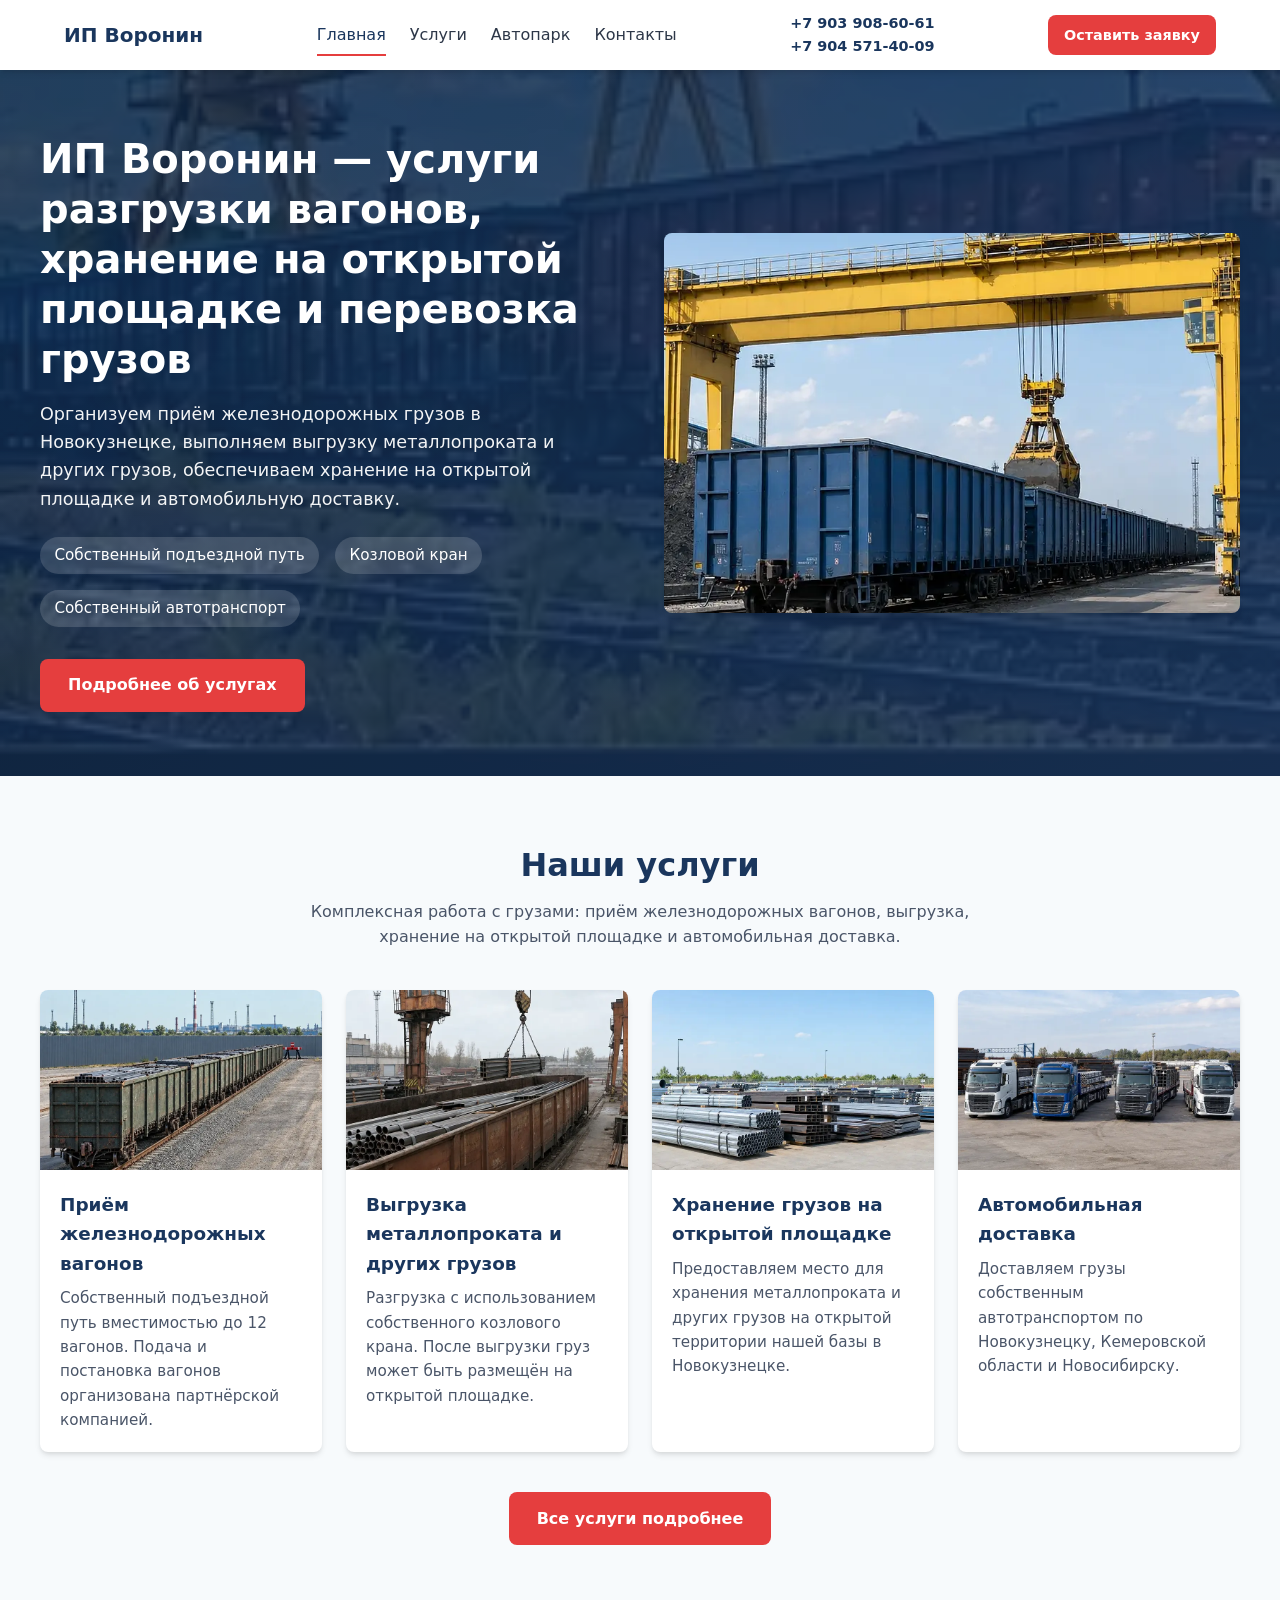
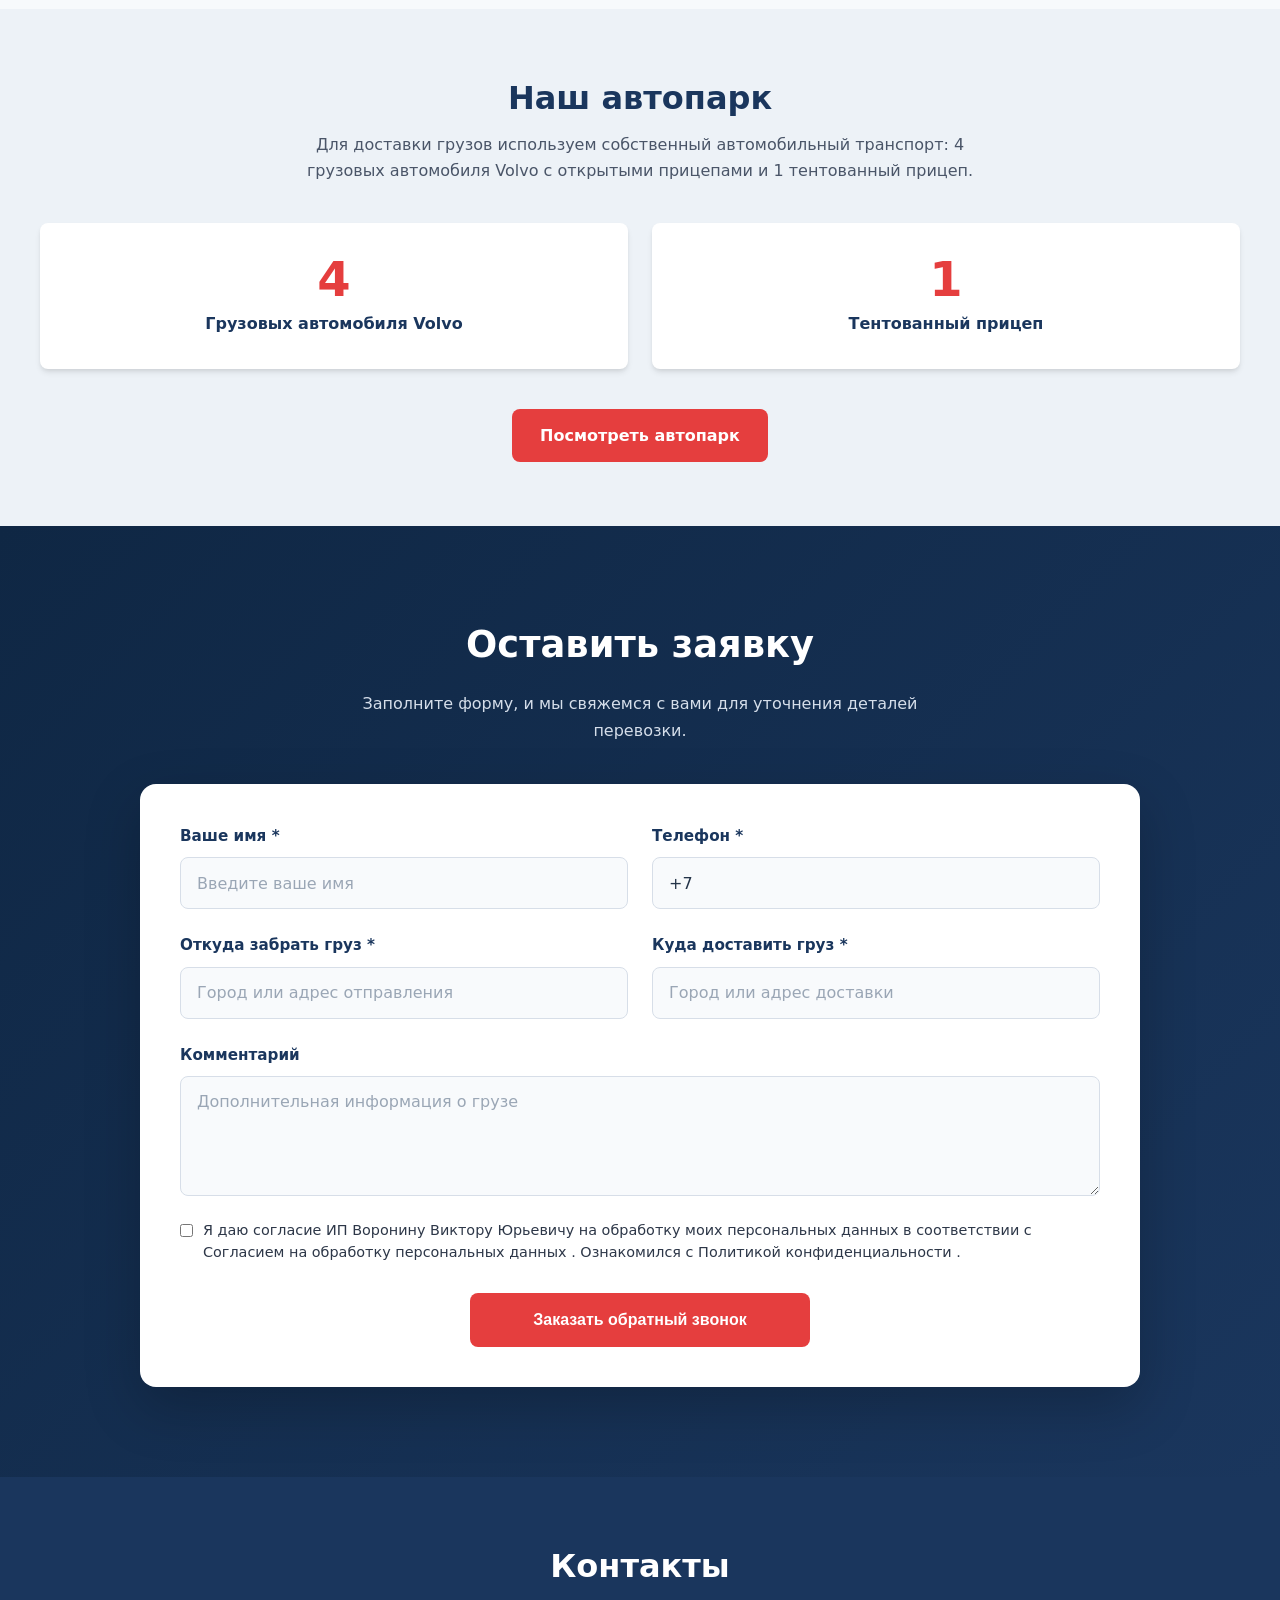
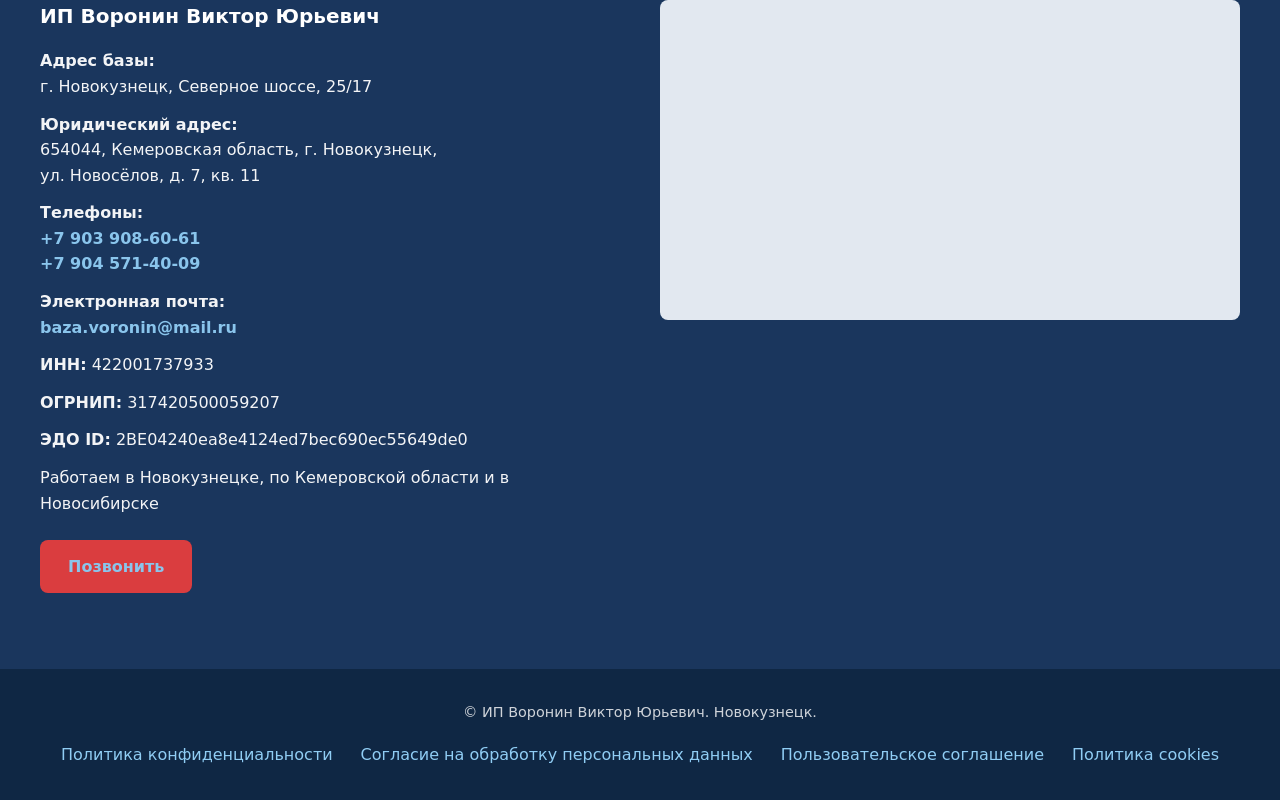
<file: index.html>
<!DOCTYPE html>
<html lang="ru">
<head>
  <meta charset="UTF-8">
  <meta name="viewport" content="width=device-width, initial-scale=1.0">
  <title>Главная | ИП Воронин</title>
  <meta name="description" content="ИП Воронин — услуги разгрузки вагонов, хранение на открытой площадке и перевозка грузов в Новокузнецке. Собственный подъездной путь, козловой кран и автотранспорт.">
  <link rel="stylesheet" href="css/style.css">
</head>
<body>

  <header class="header">
    <div class="header-inner">
      <a href="index.html" class="logo">
        <span>ИП Воронин</span>
      </a>

      <nav class="nav" id="nav">
        <a href="index.html" class="active">Главная</a>
        <a href="services.html">Услуги</a>
        <a href="fleet.html">Автопарк</a>
        <a href="#contacts">Контакты</a>
      </nav>

      <div class="header-phones">
        <a href="tel:+79039086061">+7 903 908-60-61</a>
        <a href="tel:+79045714009">+7 904 571-40-09</a>
      </div>

      <a href="#request" class="header-request btn">
        Оставить заявку
      </a>

      <button type="button" class="burger" id="burger" aria-label="Меню">☰</button>
    </div>
  </header>

  <section class="hero">
    <div class="hero-inner">
      <div class="hero-content">
        <h1>ИП Воронин — услуги разгрузки вагонов, хранение на открытой площадке и перевозка грузов</h1>
        <p>Организуем приём железнодорожных грузов в Новокузнецке, выполняем выгрузку металлопроката и других грузов, обеспечиваем хранение на открытой площадке и автомобильную доставку.</p>

        <div class="hero-features">
          <span>Собственный подъездной путь</span>
          <span>Козловой кран</span>
          <span>Собственный автотранспорт</span>
        </div>

        <a href="services.html" class="btn">Подробнее об услугах</a>
      </div>

      <div class="hero-image">
        <img src="images/crane.webp" alt="Козловой кран и железнодорожные вагоны">
      </div>
    </div>
  </section>

  <section class="section">
    <div class="section-inner">
      <h2 class="section-title">Наши услуги</h2>
      <p class="section-subtitle">Комплексная работа с грузами: приём железнодорожных вагонов, выгрузка, хранение на открытой площадке и автомобильная доставка.</p>

      <div class="services-grid">
        <article class="service-card">
          <img src="images/train.webp" alt="Приём железнодорожных вагонов">
          <div class="service-card-body">
            <h3>Приём железнодорожных вагонов</h3>
            <p>Собственный подъездной путь вместимостью до 12 вагонов. Подача и постановка вагонов организована партнёрской компанией.</p>
          </div>
        </article>

        <article class="service-card">
          <img src="images/pipes.webp" alt="Выгрузка металлопроката">
          <div class="service-card-body">
            <h3>Выгрузка металлопроката и других грузов</h3>
            <p>Разгрузка с использованием собственного козлового крана. После выгрузки груз может быть размещён на открытой площадке.</p>
          </div>
        </article>

        <article class="service-card">
          <img src="images/storage.webp" alt="Хранение на открытой площадке">
          <div class="service-card-body">
            <h3>Хранение грузов на открытой площадке</h3>
            <p>Предоставляем место для хранения металлопроката и других грузов на открытой территории нашей базы в Новокузнецке.</p>
          </div>
        </article>

        <article class="service-card">
          <img src="images/trucks.webp" alt="Автомобильная доставка">
          <div class="service-card-body">
            <h3>Автомобильная доставка</h3>
            <p>Доставляем грузы собственным автотранспортом по Новокузнецку, Кемеровской области и Новосибирску.</p>
          </div>
        </article>
      </div>

      <div style="text-align: center; margin-top: 2.5rem;">
        <a href="services.html" class="btn">Все услуги подробнее</a>
      </div>
    </div>
  </section>

  <section class="section" style="background: var(--gray-100);">
    <div class="section-inner">
      <h2 class="section-title">Наш автопарк</h2>
      <p class="section-subtitle">Для доставки грузов используем собственный автомобильный транспорт: 4 грузовых автомобиля Volvo с открытыми прицепами и 1 тентованный прицеп.</p>

      <div class="fleet-stats">
        <div class="stat-card">
          <div class="number">4</div>
          <div class="label">Грузовых автомобиля Volvo</div>
        </div>

        <div class="stat-card">
          <div class="number">1</div>
          <div class="label">Тентованный прицеп</div>
        </div>
      </div>

      <div style="text-align: center;">
        <a href="fleet.html" class="btn">Посмотреть автопарк</a>
      </div>
    </div>
  </section>

  <!-- Форма заявки -->
  <section class="section request-section" id="request">
    <div class="section-inner">
      <h2 class="section-title">Оставить заявку</h2>
      <p class="section-subtitle">
        Заполните форму, и мы свяжемся с вами для уточнения деталей перевозки.
      </p>

      <form
        id="requestForm"
        class="request-form"
        action="https://formsubmit.co/baza.voronin@mail.ru"
        method="POST">

        <input type="hidden" name="_subject" value="Новая заявка с сайта ИП Воронин">
        <input type="hidden" name="_template" value="table">

        <!-- Защита от спам-ботов -->
        <input
          type="text"
          name="_honey"
          style="display:none"
          tabindex="-1"
          autocomplete="off">

        <div class="request-form-grid">

          <div class="request-field">
            <label for="requestName">Ваше имя *</label>
            <input
              type="text"
              id="requestName"
              name="name"
              placeholder="Введите ваше имя"
              autocomplete="name"
              required>
          </div>

          <!-- Поле телефона с автоматической маской -->
          <div class="request-field">
            <label for="requestPhone">Телефон *</label>
            <input
              type="tel"
              id="requestPhone"
              name="phone"
              value="+7"
              placeholder="+7 (___) ___-__-__"
              autocomplete="tel"
              required>
          </div>

          <div class="request-field">
            <label for="requestFrom">Откуда забрать груз *</label>
            <input
              type="text"
              id="requestFrom"
              name="from"
              placeholder="Город или адрес отправления"
              required>
          </div>

          <div class="request-field">
            <label for="requestTo">Куда доставить груз *</label>
            <input
              type="text"
              id="requestTo"
              name="to"
              placeholder="Город или адрес доставки"
              required>
          </div>

          <div class="request-field request-field-full">
            <label for="requestComment">Комментарий</label>
            <textarea
              id="requestComment"
              name="comment"
              rows="4"
              placeholder="Дополнительная информация о грузе"></textarea>
          </div>

        </div>

        <!-- Согласие на обработку персональных данных -->
        <div style="margin: 1.5rem 0; font-size: 0.9rem; line-height: 1.5;">
          <label style="display: flex; align-items: flex-start; gap: 10px; cursor: pointer;">
            <input
              type="checkbox"
              name="personal_data_consent"
              value="Согласен на обработку персональных данных"
              required
              style="margin-top: 4px; flex-shrink: 0;">
            <span>
              Я даю согласие ИП Воронину Виктору Юрьевичу на обработку моих персональных данных
              в соответствии с
              <a href="consent.html" target="_blank" rel="noopener noreferrer">
                Согласием на обработку персональных данных
              </a>.
              Ознакомился с
              <a href="privacy.html" target="_blank" rel="noopener noreferrer">
                Политикой конфиденциальности
              </a>.
            </span>
          </label>
        </div>

        <button type="submit" class="btn request-submit">
          Заказать обратный звонок
        </button>
      </form>
    </div>
  </section>

  <!-- Контакты и карта -->
  <section class="section contacts" id="contacts">
    <div class="section-inner">
      <h2 class="section-title">Контакты</h2>

      <div class="contacts-grid">
        <div class="contact-info">
          <h3>ИП Воронин Виктор Юрьевич</h3>

          <p><strong>Адрес базы:</strong><br>
            г. Новокузнецк, Северное шоссе, 25/17
          </p>

          <p><strong>Юридический адрес:</strong><br>
            654044, Кемеровская область, г. Новокузнецк,<br>
            ул. Новосёлов, д. 7, кв. 11
          </p>

          <p><strong>Телефоны:</strong><br>
            <a href="tel:+79039086061">+7 903 908-60-61</a><br>
            <a href="tel:+79045714009">+7 904 571-40-09</a>
          </p>

          <p><strong>Электронная почта:</strong><br>
            <a href="mailto:baza.voronin@mail.ru">baza.voronin@mail.ru</a>
          </p>

          <p><strong>ИНН:</strong> 422001737933</p>
          <p><strong>ОГРНИП:</strong> 317420500059207</p>
          <p><strong>ЭДО ID:</strong> 2BE04240ea8e4124ed7bec690ec55649de0</p>

          <p>Работаем в Новокузнецке, по Кемеровской области и в Новосибирске</p>

          <p style="margin-top: 1.5rem;">
            <a href="tel:+79039086061" class="btn">Позвонить</a>
          </p>
        </div>

        <div class="map-container">
          <iframe
            src="https://yandex.ru/map-widget/v1/?um=constructor%3Abf09d7126e1a5c40980d70f8b77083057ba4adeb83f1c412831d0d00ebd0549d&amp;source=constructor"
            width="100%"
            height="450"
            frameborder="0"
            allowfullscreen="true"
            loading="lazy"
            title="Расположение базы ИП Воронин на Яндекс Картах">
          </iframe>
        </div>
      </div>
    </div>
  </section>

  <footer class="footer">
    <p>© ИП Воронин Виктор Юрьевич. Новокузнецк.</p>

    <div class="footer-documents">
      <a href="privacy.html">Политика конфиденциальности</a>
      <a href="consent.html">Согласие на обработку персональных данных</a>
      <a href="agreement.html">Пользовательское соглашение</a>
      <a href="cookies.html">Политика cookies</a>
    </div>
  </footer>

  <script>
    // Мобильное меню
    const burger = document.getElementById('burger');
    const nav = document.getElementById('nav');

    burger.addEventListener('click', function () {
      nav.classList.toggle('open');
    });

    // Закрытие мобильного меню после выбора раздела
    nav.querySelectorAll('a').forEach(function (link) {
      link.addEventListener('click', function () {
        nav.classList.remove('open');
      });
    });

    // Маска телефона с сохранением позиции курсора
    const requestPhone = document.getElementById('requestPhone');

    function getPhoneDigits(value) {
      let digits = value.replace(/\D/g, '');

      if (digits.startsWith('8')) {
        digits = '7' + digits.slice(1);
      } else if (!digits.startsWith('7')) {
        digits = '7' + digits;
      }

      return digits.slice(0, 11);
    }

    function formatPhone(digits) {
      let result = '+7';

      if (digits.length > 1) {
        result += ' (' + digits.slice(1, 4);
      }

      if (digits.length >= 4) {
        result += ') ' + digits.slice(4, 7);
      }

      if (digits.length >= 7) {
        result += '-' + digits.slice(7, 9);
      }

      if (digits.length >= 9) {
        result += '-' + digits.slice(9, 11);
      }

      return result;
    }

    requestPhone.addEventListener('input', function () {
      const oldValue = this.value;
      const oldCursor = this.selectionStart;
      const digitsBeforeCursor = oldValue.slice(0, oldCursor).replace(/\D/g, '').length;

      let digits = getPhoneDigits(oldValue);
      const formatted = formatPhone(digits);

      this.value = formatted;

      let newCursor = formatted.length;
      let digitCount = 0;

      for (let i = 0; i < formatted.length; i++) {
        if (/\d/.test(formatted[i])) {
          digitCount++;
        }

        if (digitCount >= digitsBeforeCursor) {
          newCursor = i + 1;
          break;
        }
      }

      if (digitsBeforeCursor === 0) {
        newCursor = 2;
      }

      this.setSelectionRange(newCursor, newCursor);
    });

    requestPhone.addEventListener('focus', function () {
      if (!this.value) {
        this.value = '+7';
      }
    });

    // Проверка номера перед отправкой
    document.getElementById('requestForm').addEventListener('submit', function (event) {
      const digits = requestPhone.value.replace(/\D/g, '');

      if (digits.length !== 11 || !digits.startsWith('7')) {
        event.preventDefault();
        alert('Введите полный российский номер телефона.');
        requestPhone.focus();
      }
    });
  </script>

</body>
</html>
</file>
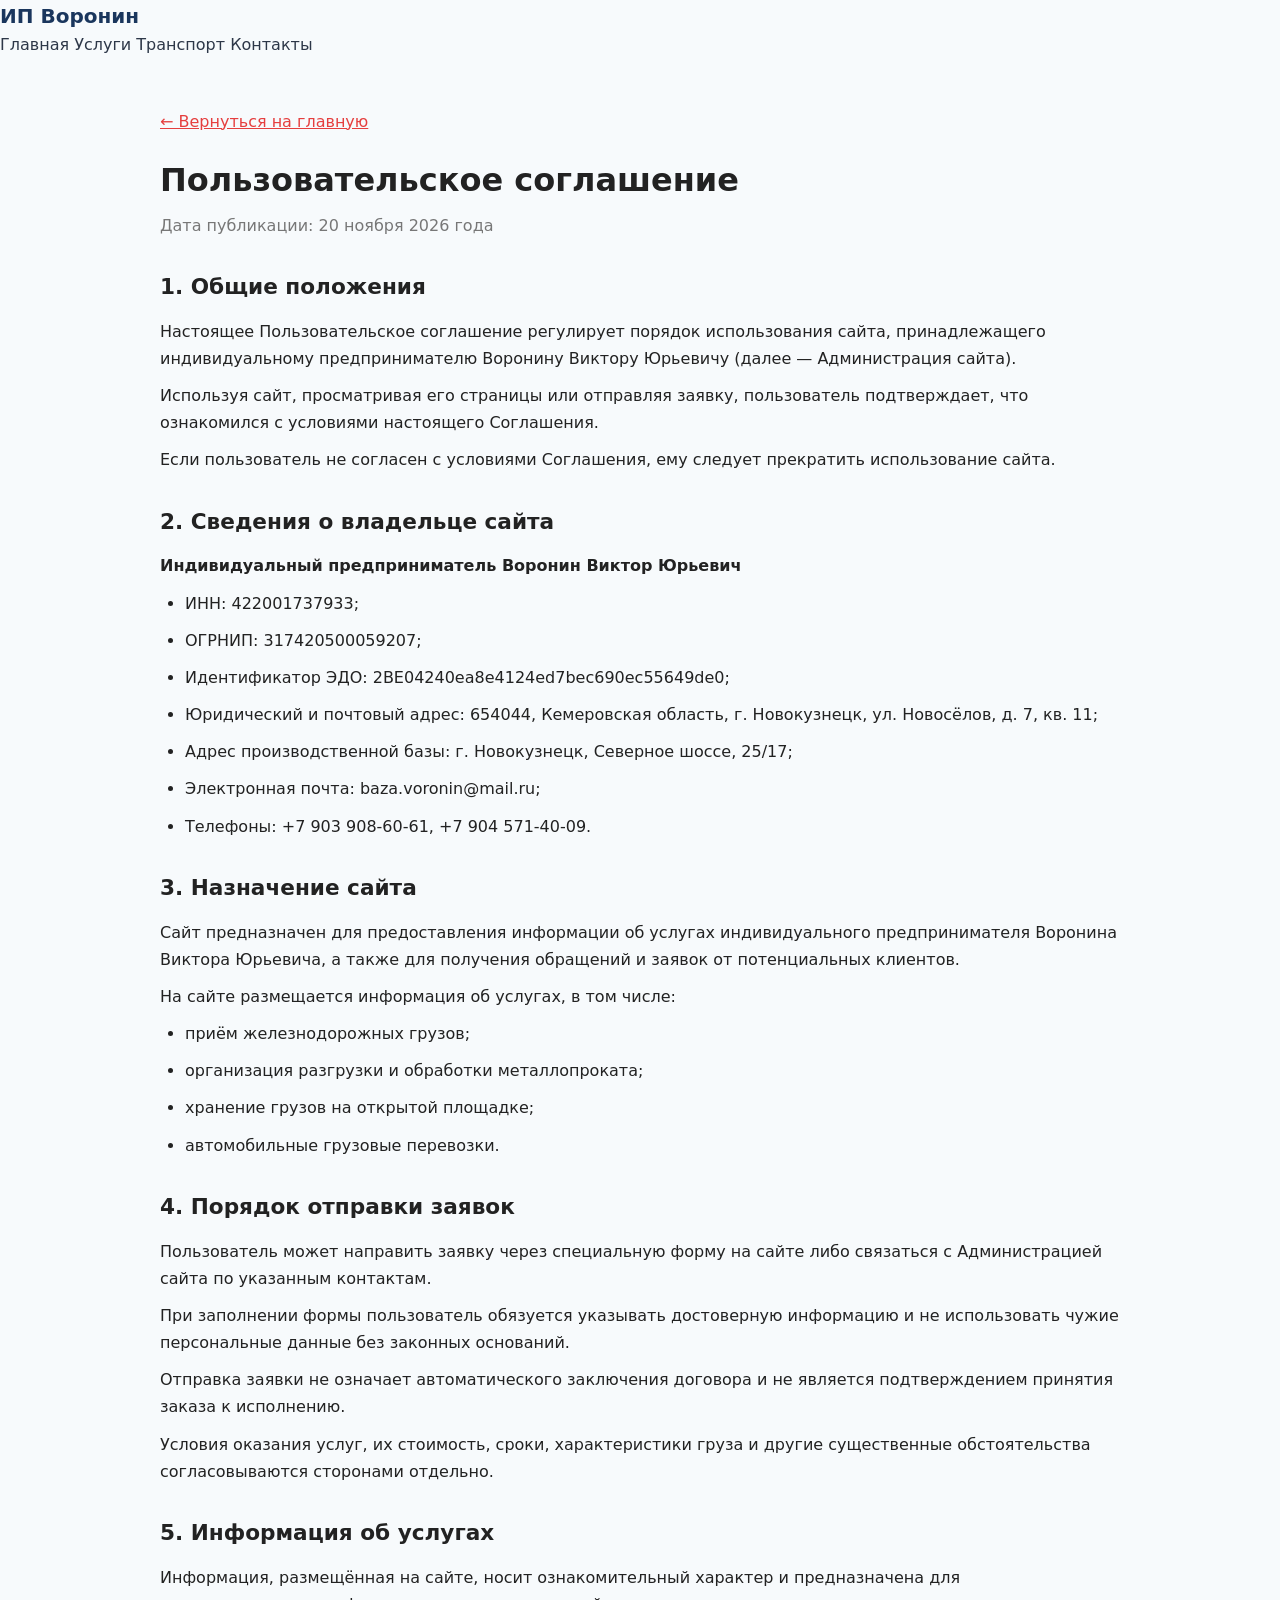
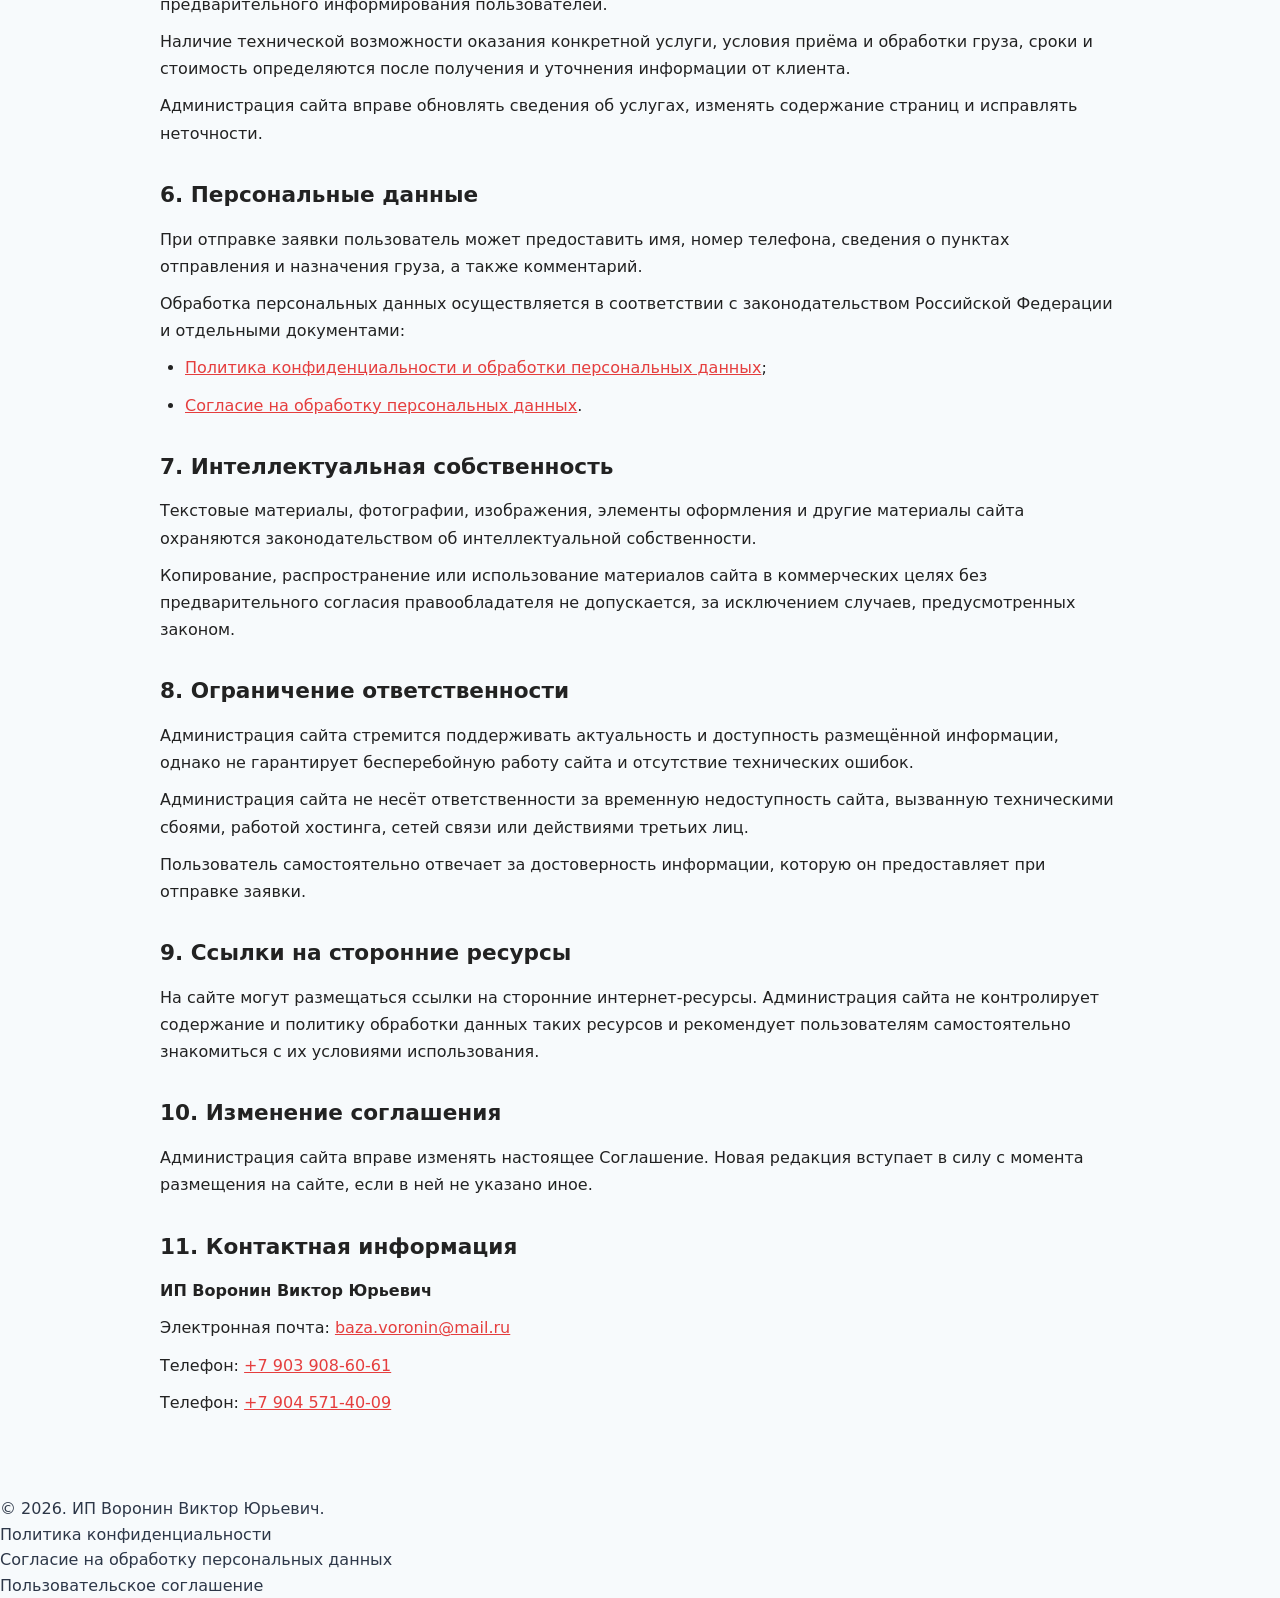
<file: agreement.html>
<!DOCTYPE html>
<html lang="ru">
<head>
  <meta charset="UTF-8">
  <meta name="viewport" content="width=device-width, initial-scale=1.0">
  <meta name="description" content="Пользовательское соглашение сайта ИП Воронина Виктора Юрьевича.">
  <meta name="robots" content="index, follow">
  <title>Пользовательское соглашение — ИП Воронин</title>
  <link rel="stylesheet" href="css/style.css">

  <style>
    .document-page {
      max-width: 1000px;
      margin: 0 auto;
      padding: 50px 20px 70px;
      color: #222;
      line-height: 1.7;
    }

    .document-page h1 {
      margin-bottom: 12px;
      line-height: 1.25;
    }

    .document-page h2 {
      margin-top: 30px;
      margin-bottom: 12px;
      font-size: 1.35rem;
    }

    .document-page p,
    .document-page li {
      margin-bottom: 10px;
    }

    .document-page ul {
      padding-left: 25px;
    }

    .document-date {
      color: #777;
      margin-bottom: 30px;
    }

    .document-page a {
      color: #e53e3e;
      text-decoration: underline;
    }

    .document-back {
      display: inline-block;
      margin-bottom: 25px;
      color: #e53e3e;
      text-decoration: none;
    }
  </style>
</head>

<body>

  <header>
    <div class="container">
      <a href="index.html" class="logo">ИП Воронин</a>
      <nav>
        <a href="index.html">Главная</a>
        <a href="services.html">Услуги</a>
        <a href="fleet.html">Транспорт</a>
        <a href="index.html#contacts">Контакты</a>
      </nav>
    </div>
  </header>

  <main class="document-page">
    <a href="index.html" class="document-back">← Вернуться на главную</a>

    <h1>Пользовательское соглашение</h1>

    <p class="document-date">Дата публикации: 20 ноября 2026 года</p>

    <h2>1. Общие положения</h2>

    <p>
      Настоящее Пользовательское соглашение регулирует порядок использования
      сайта, принадлежащего индивидуальному предпринимателю Воронину
      Виктору Юрьевичу (далее — Администрация сайта).
    </p>

    <p>
      Используя сайт, просматривая его страницы или отправляя заявку,
      пользователь подтверждает, что ознакомился с условиями настоящего
      Соглашения.
    </p>

    <p>
      Если пользователь не согласен с условиями Соглашения, ему следует
      прекратить использование сайта.
    </p>

    <h2>2. Сведения о владельце сайта</h2>

    <p><strong>Индивидуальный предприниматель Воронин Виктор Юрьевич</strong></p>

    <ul>
      <li>ИНН: 422001737933;</li>
      <li>ОГРНИП: 317420500059207;</li>
      <li>Идентификатор ЭДО: 2BE04240ea8e4124ed7bec690ec55649de0;</li>
      <li>Юридический и почтовый адрес: 654044, Кемеровская область, г. Новокузнецк, ул. Новосёлов, д. 7, кв. 11;</li>
      <li>Адрес производственной базы: г. Новокузнецк, Северное шоссе, 25/17;</li>
      <li>Электронная почта: baza.voronin@mail.ru;</li>
      <li>Телефоны: +7 903 908-60-61, +7 904 571-40-09.</li>
    </ul>

    <h2>3. Назначение сайта</h2>

    <p>
      Сайт предназначен для предоставления информации об услугах
      индивидуального предпринимателя Воронина Виктора Юрьевича,
      а также для получения обращений и заявок от потенциальных клиентов.
    </p>

    <p>На сайте размещается информация об услугах, в том числе:</p>

    <ul>
      <li>приём железнодорожных грузов;</li>
      <li>организация разгрузки и обработки металлопроката;</li>
      <li>хранение грузов на открытой площадке;</li>
      <li>автомобильные грузовые перевозки.</li>
    </ul>

    <h2>4. Порядок отправки заявок</h2>

    <p>
      Пользователь может направить заявку через специальную форму на сайте
      либо связаться с Администрацией сайта по указанным контактам.
    </p>

    <p>
      При заполнении формы пользователь обязуется указывать достоверную
      информацию и не использовать чужие персональные данные без законных
      оснований.
    </p>

    <p>
      Отправка заявки не означает автоматического заключения договора
      и не является подтверждением принятия заказа к исполнению.
    </p>

    <p>
      Условия оказания услуг, их стоимость, сроки, характеристики груза
      и другие существенные обстоятельства согласовываются сторонами
      отдельно.
    </p>

    <h2>5. Информация об услугах</h2>

    <p>
      Информация, размещённая на сайте, носит ознакомительный характер
      и предназначена для предварительного информирования пользователей.
    </p>

    <p>
      Наличие технической возможности оказания конкретной услуги,
      условия приёма и обработки груза, сроки и стоимость определяются
      после получения и уточнения информации от клиента.
    </p>

    <p>
      Администрация сайта вправе обновлять сведения об услугах,
      изменять содержание страниц и исправлять неточности.
    </p>

    <h2>6. Персональные данные</h2>

    <p>
      При отправке заявки пользователь может предоставить имя, номер
      телефона, сведения о пунктах отправления и назначения груза,
      а также комментарий.
    </p>

    <p>
      Обработка персональных данных осуществляется в соответствии
      с законодательством Российской Федерации и отдельными документами:
    </p>

    <ul>
      <li><a href="privacy.html">Политика конфиденциальности и обработки персональных данных</a>;</li>
      <li><a href="consent.html">Согласие на обработку персональных данных</a>.</li>
    </ul>

    <h2>7. Интеллектуальная собственность</h2>

    <p>
      Текстовые материалы, фотографии, изображения, элементы оформления
      и другие материалы сайта охраняются законодательством об
      интеллектуальной собственности.
    </p>

    <p>
      Копирование, распространение или использование материалов сайта
      в коммерческих целях без предварительного согласия правообладателя
      не допускается, за исключением случаев, предусмотренных законом.
    </p>

    <h2>8. Ограничение ответственности</h2>

    <p>
      Администрация сайта стремится поддерживать актуальность и доступность
      размещённой информации, однако не гарантирует бесперебойную работу
      сайта и отсутствие технических ошибок.
    </p>

    <p>
      Администрация сайта не несёт ответственности за временную
      недоступность сайта, вызванную техническими сбоями, работой
      хостинга, сетей связи или действиями третьих лиц.
    </p>

    <p>
      Пользователь самостоятельно отвечает за достоверность информации,
      которую он предоставляет при отправке заявки.
    </p>

    <h2>9. Ссылки на сторонние ресурсы</h2>

    <p>
      На сайте могут размещаться ссылки на сторонние интернет-ресурсы.
      Администрация сайта не контролирует содержание и политику обработки
      данных таких ресурсов и рекомендует пользователям самостоятельно
      знакомиться с их условиями использования.
    </p>

    <h2>10. Изменение соглашения</h2>

    <p>
      Администрация сайта вправе изменять настоящее Соглашение.
      Новая редакция вступает в силу с момента размещения на сайте,
      если в ней не указано иное.
    </p>

    <h2>11. Контактная информация</h2>

    <p><strong>ИП Воронин Виктор Юрьевич</strong></p>

    <p>Электронная почта:
      <a href="mailto:baza.voronin@mail.ru">baza.voronin@mail.ru</a>
    </p>

    <p>Телефон: <a href="tel:+79039086061">+7 903 908-60-61</a></p>
    <p>Телефон: <a href="tel:+79045714009">+7 904 571-40-09</a></p>

  </main>

  <footer>
    <div class="container">
      <p>© 2026. ИП Воронин Виктор Юрьевич.</p>
      <p><a href="privacy.html">Политика конфиденциальности</a></p>
      <p><a href="consent.html">Согласие на обработку персональных данных</a></p>
      <p><a href="agreement.html">Пользовательское соглашение</a></p>
    </div>
  </footer>

</body>
</html>
</file>
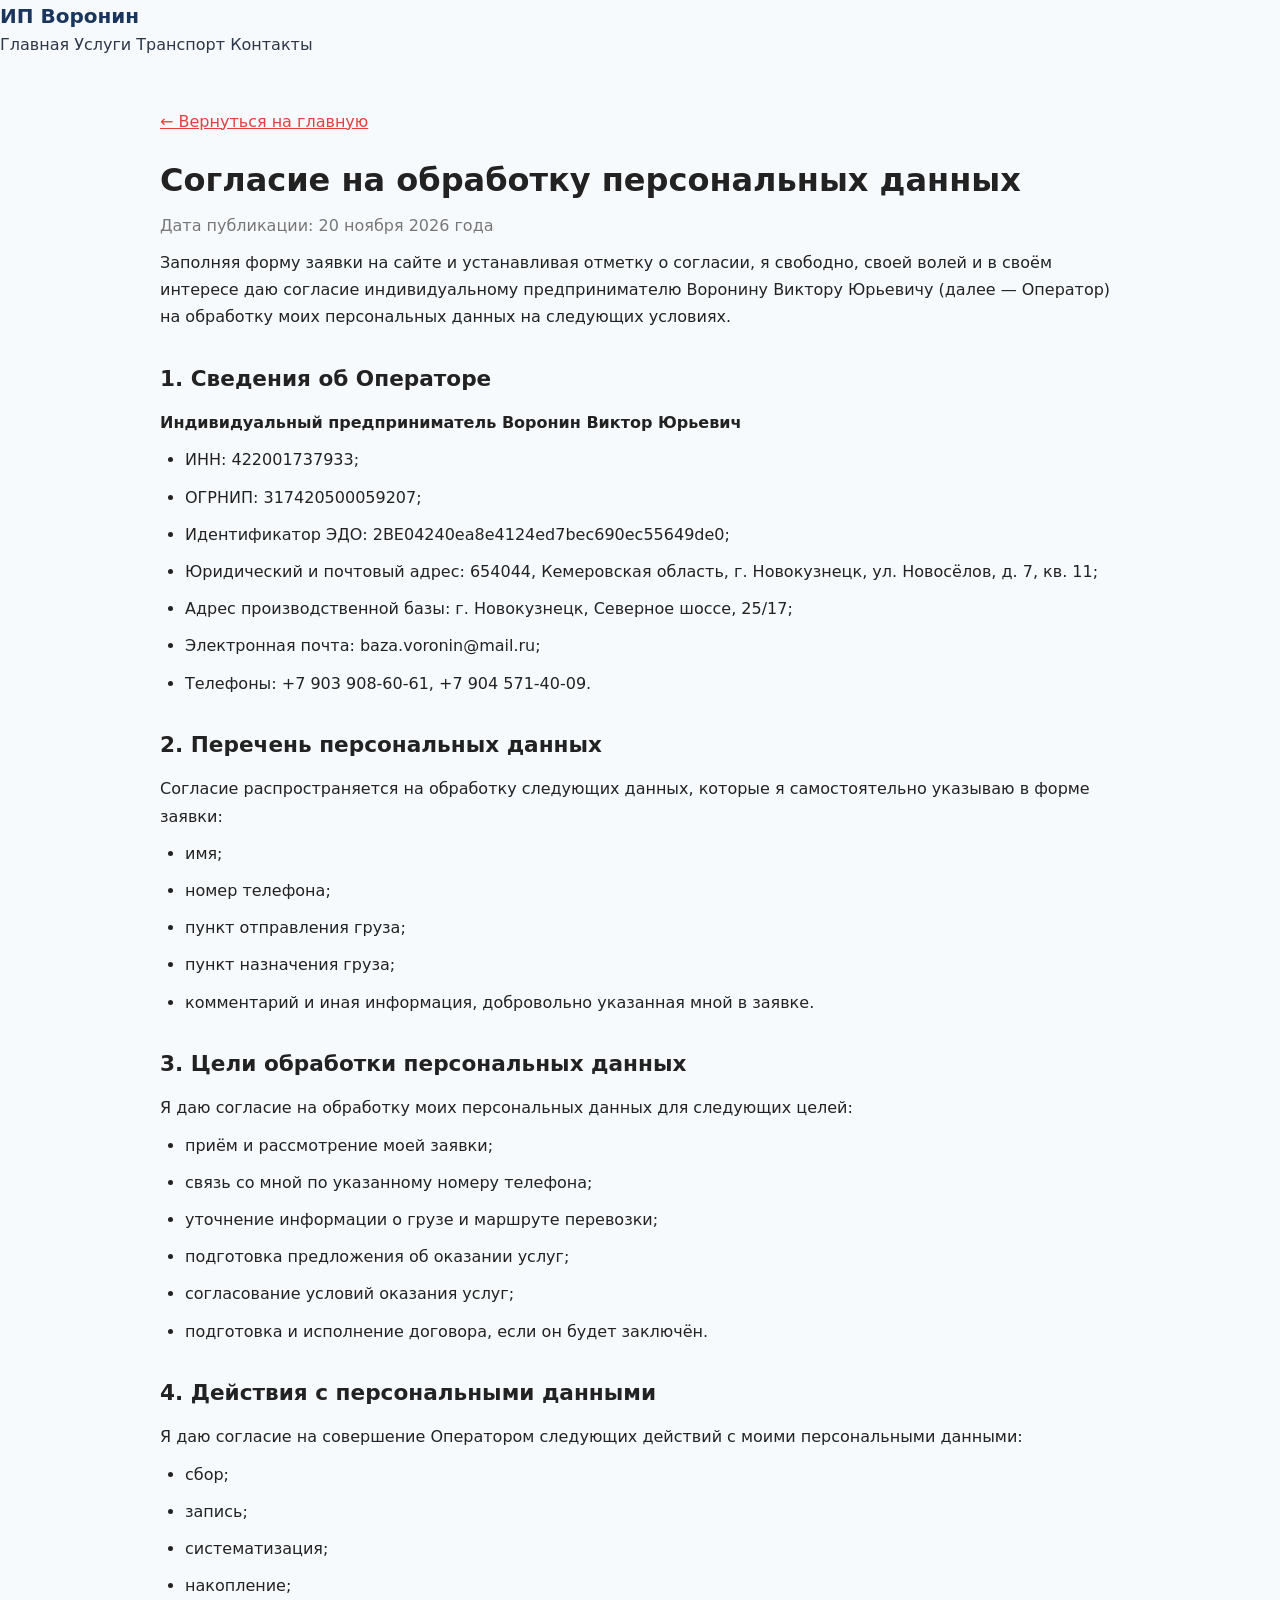
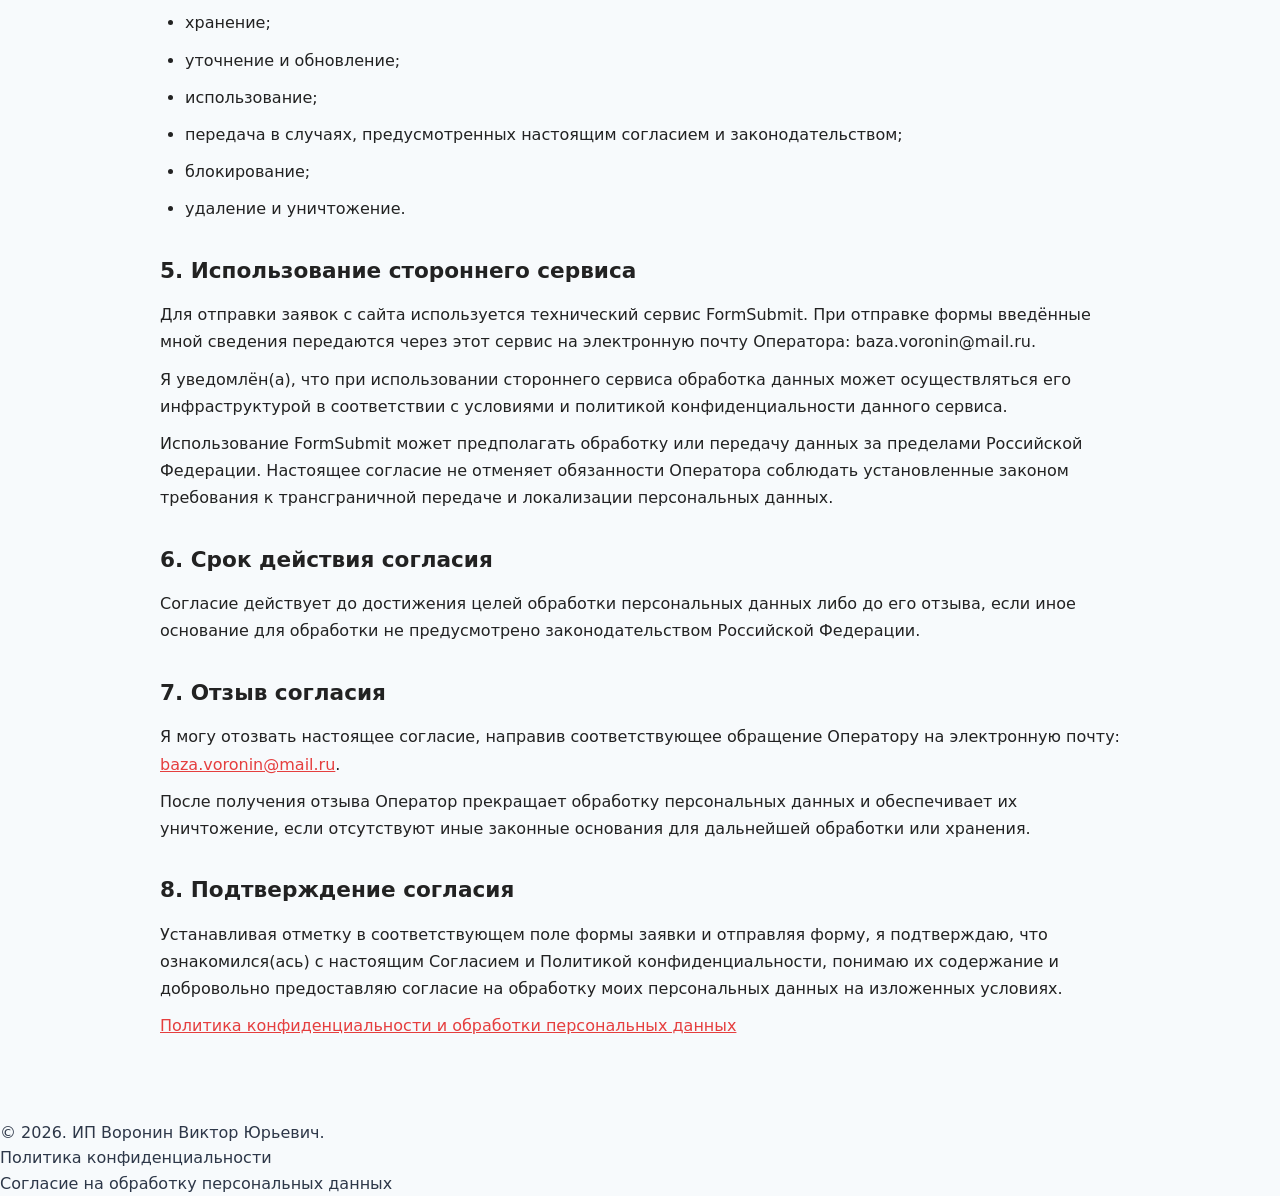
<file: consent.html>
<!DOCTYPE html>
<html lang="ru">
<head>
  <meta charset="UTF-8">
  <meta name="viewport" content="width=device-width, initial-scale=1.0">
  <meta name="description" content="Согласие на обработку персональных данных ИП Воронина Виктора Юрьевича.">
  <meta name="robots" content="index, follow">
  <title>Согласие на обработку персональных данных — ИП Воронин</title>
  <link rel="stylesheet" href="css/style.css">

  <style>
    .document-page {
      max-width: 1000px;
      margin: 0 auto;
      padding: 50px 20px 70px;
      color: #222;
      line-height: 1.7;
    }

    .document-page h1 {
      margin-bottom: 12px;
      line-height: 1.25;
    }

    .document-page h2 {
      margin-top: 30px;
      margin-bottom: 12px;
      font-size: 1.35rem;
    }

    .document-page p,
    .document-page li {
      margin-bottom: 10px;
    }

    .document-page ul {
      padding-left: 25px;
    }

    .document-date {
      color: #777;
      margin-bottom: 30px;
    }

    .document-page a {
      color: #e53e3e;
      text-decoration: underline;
    }

    .document-back {
      display: inline-block;
      margin-bottom: 25px;
      color: #e53e3e;
      text-decoration: none;
    }
  </style>
</head>

<body>

  <header>
    <div class="container">
      <a href="index.html" class="logo">ИП Воронин</a>
      <nav>
        <a href="index.html">Главная</a>
        <a href="services.html">Услуги</a>
        <a href="fleet.html">Транспорт</a>
        <a href="index.html#contacts">Контакты</a>
      </nav>
    </div>
  </header>

  <main class="document-page">
    <a href="index.html" class="document-back">← Вернуться на главную</a>

    <h1>Согласие на обработку персональных данных</h1>

    <p class="document-date">Дата публикации: 20 ноября 2026 года</p>

    <p>
      Заполняя форму заявки на сайте и устанавливая отметку о согласии,
      я свободно, своей волей и в своём интересе даю согласие
      индивидуальному предпринимателю Воронину Виктору Юрьевичу
      (далее — Оператор) на обработку моих персональных данных
      на следующих условиях.
    </p>

    <h2>1. Сведения об Операторе</h2>

    <p><strong>Индивидуальный предприниматель Воронин Виктор Юрьевич</strong></p>
    <ul>
      <li>ИНН: 422001737933;</li>
      <li>ОГРНИП: 317420500059207;</li>
      <li>Идентификатор ЭДО: 2BE04240ea8e4124ed7bec690ec55649de0;</li>
      <li>Юридический и почтовый адрес: 654044, Кемеровская область, г. Новокузнецк, ул. Новосёлов, д. 7, кв. 11;</li>
      <li>Адрес производственной базы: г. Новокузнецк, Северное шоссе, 25/17;</li>
      <li>Электронная почта: baza.voronin@mail.ru;</li>
      <li>Телефоны: +7 903 908-60-61, +7 904 571-40-09.</li>
    </ul>

    <h2>2. Перечень персональных данных</h2>

    <p>Согласие распространяется на обработку следующих данных, которые я самостоятельно указываю в форме заявки:</p>

    <ul>
      <li>имя;</li>
      <li>номер телефона;</li>
      <li>пункт отправления груза;</li>
      <li>пункт назначения груза;</li>
      <li>комментарий и иная информация, добровольно указанная мной в заявке.</li>
    </ul>

    <h2>3. Цели обработки персональных данных</h2>

    <p>Я даю согласие на обработку моих персональных данных для следующих целей:</p>

    <ul>
      <li>приём и рассмотрение моей заявки;</li>
      <li>связь со мной по указанному номеру телефона;</li>
      <li>уточнение информации о грузе и маршруте перевозки;</li>
      <li>подготовка предложения об оказании услуг;</li>
      <li>согласование условий оказания услуг;</li>
      <li>подготовка и исполнение договора, если он будет заключён.</li>
    </ul>

    <h2>4. Действия с персональными данными</h2>

    <p>
      Я даю согласие на совершение Оператором следующих действий
      с моими персональными данными:
    </p>

    <ul>
      <li>сбор;</li>
      <li>запись;</li>
      <li>систематизация;</li>
      <li>накопление;</li>
      <li>хранение;</li>
      <li>уточнение и обновление;</li>
      <li>использование;</li>
      <li>передача в случаях, предусмотренных настоящим согласием и законодательством;</li>
      <li>блокирование;</li>
      <li>удаление и уничтожение.</li>
    </ul>

    <h2>5. Использование стороннего сервиса</h2>

    <p>
      Для отправки заявок с сайта используется технический сервис FormSubmit.
      При отправке формы введённые мной сведения передаются через этот сервис
      на электронную почту Оператора: baza.voronin@mail.ru.
    </p>

    <p>
      Я уведомлён(а), что при использовании стороннего сервиса обработка
      данных может осуществляться его инфраструктурой в соответствии
      с условиями и политикой конфиденциальности данного сервиса.
    </p>

    <p>
      Использование FormSubmit может предполагать обработку или передачу
      данных за пределами Российской Федерации. Настоящее согласие
      не отменяет обязанности Оператора соблюдать установленные законом
      требования к трансграничной передаче и локализации персональных данных.
    </p>

    <h2>6. Срок действия согласия</h2>

    <p>
      Согласие действует до достижения целей обработки персональных данных
      либо до его отзыва, если иное основание для обработки не предусмотрено
      законодательством Российской Федерации.
    </p>

    <h2>7. Отзыв согласия</h2>

    <p>
      Я могу отозвать настоящее согласие, направив соответствующее обращение
      Оператору на электронную почту:
      <a href="mailto:baza.voronin@mail.ru">baza.voronin@mail.ru</a>.
    </p>

    <p>
      После получения отзыва Оператор прекращает обработку персональных
      данных и обеспечивает их уничтожение, если отсутствуют иные законные
      основания для дальнейшей обработки или хранения.
    </p>

    <h2>8. Подтверждение согласия</h2>

    <p>
      Устанавливая отметку в соответствующем поле формы заявки и отправляя
      форму, я подтверждаю, что ознакомился(ась) с настоящим Согласием
      и Политикой конфиденциальности, понимаю их содержание и добровольно
      предоставляю согласие на обработку моих персональных данных
      на изложенных условиях.
    </p>

    <p>
      <a href="privacy.html">Политика конфиденциальности и обработки персональных данных</a>
    </p>

  </main>

  <footer>
    <div class="container">
      <p>© 2026. ИП Воронин Виктор Юрьевич.</p>
      <p>
        <a href="privacy.html">Политика конфиденциальности</a>
      </p>
      <p>
        <a href="consent.html">Согласие на обработку персональных данных</a>
      </p>
    </div>
  </footer>

</body>
</html>
</file>
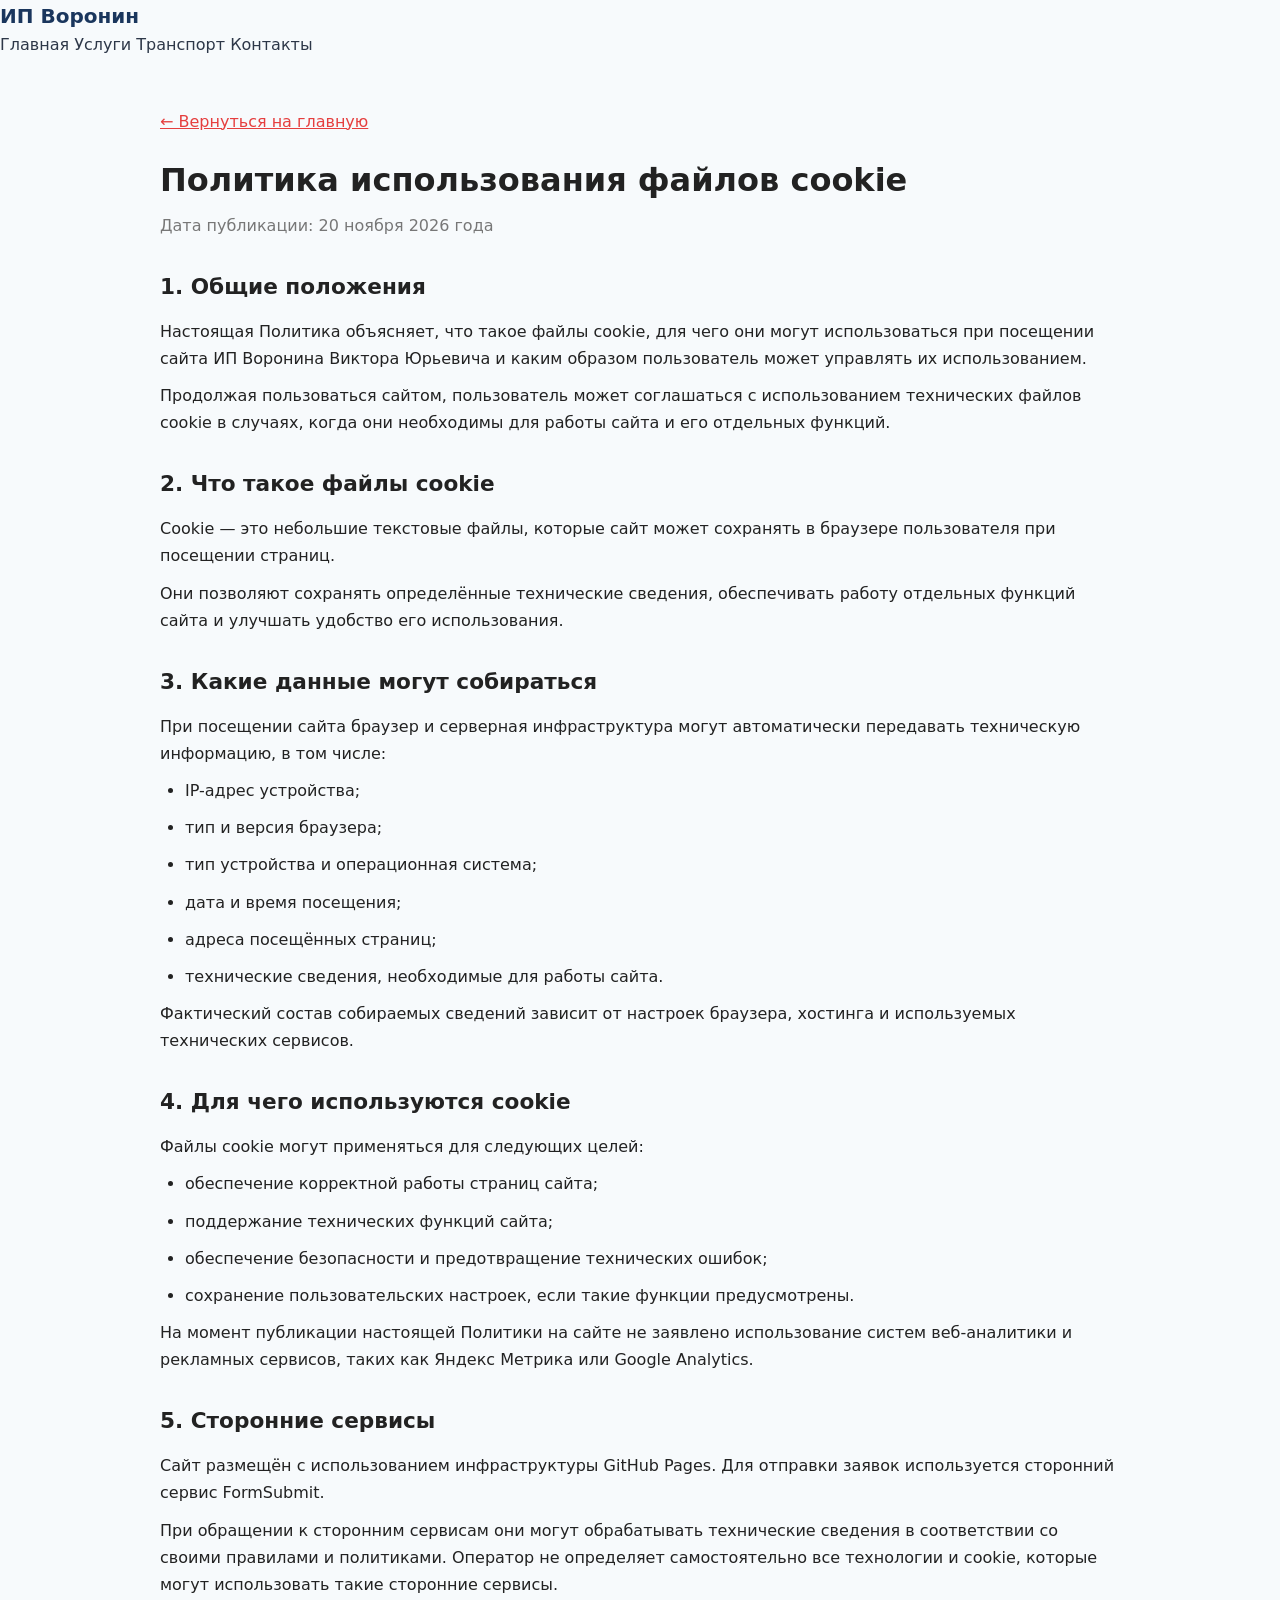
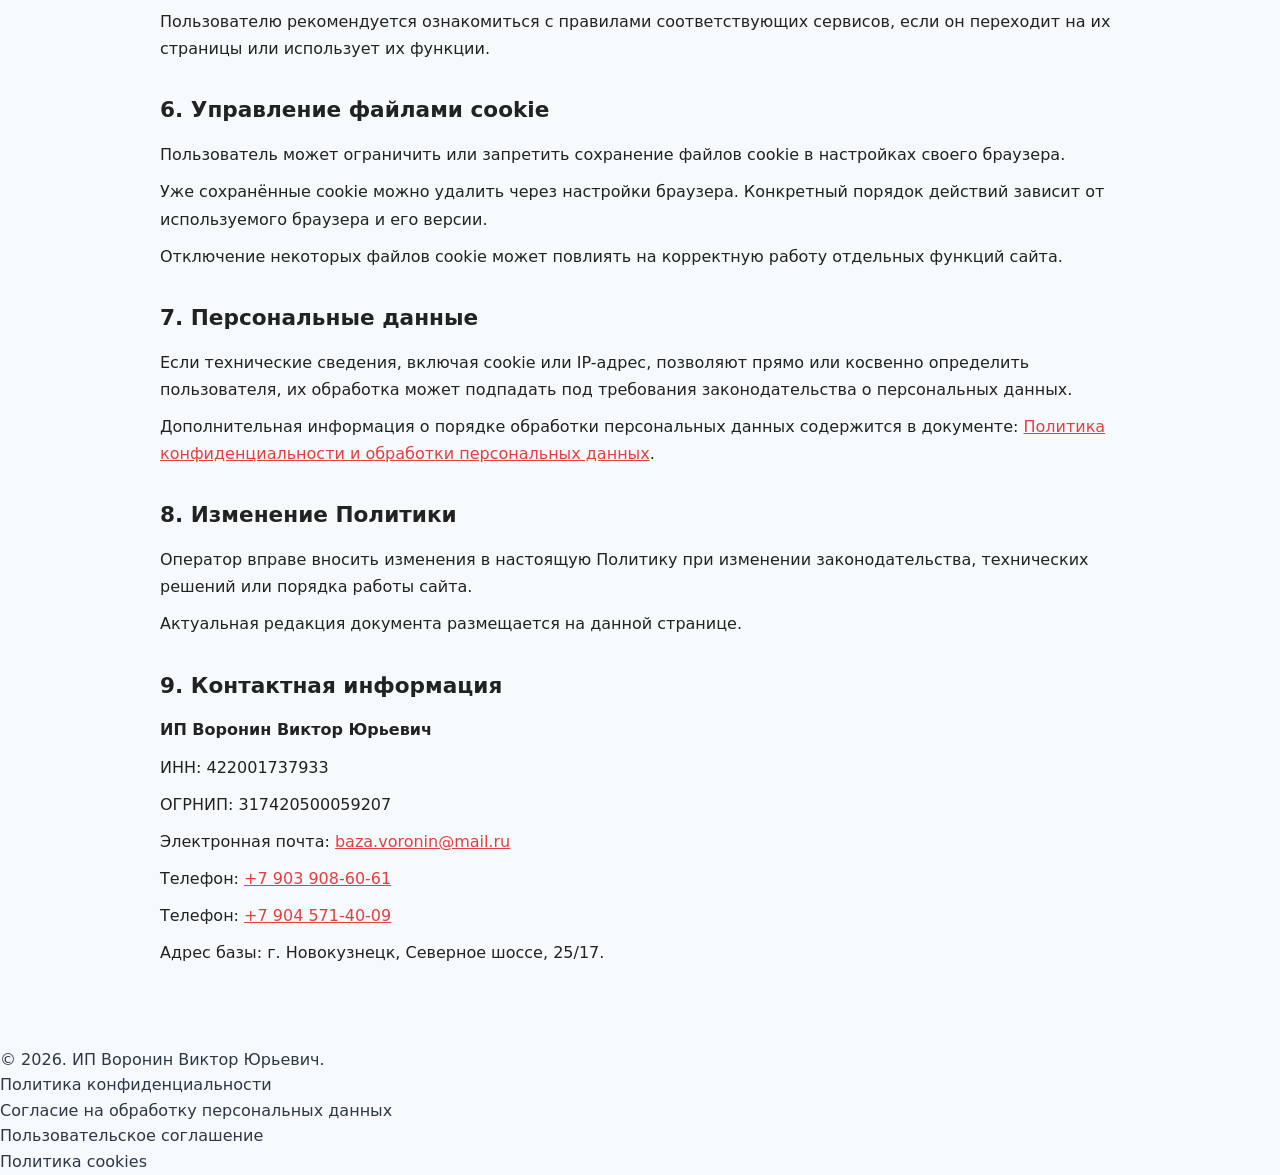
<file: cookies.html>
<!DOCTYPE html>
<html lang="ru">
<head>
  <meta charset="UTF-8">
  <meta name="viewport" content="width=device-width, initial-scale=1.0">
  <meta name="description" content="Политика использования файлов cookie на сайте ИП Воронина Виктора Юрьевича.">
  <meta name="robots" content="index, follow">
  <title>Политика cookies — ИП Воронин</title>
  <link rel="stylesheet" href="css/style.css">

  <style>
    .document-page {
      max-width: 1000px;
      margin: 0 auto;
      padding: 50px 20px 70px;
      color: #222;
      line-height: 1.7;
    }

    .document-page h1 {
      margin-bottom: 12px;
      line-height: 1.25;
    }

    .document-page h2 {
      margin-top: 30px;
      margin-bottom: 12px;
      font-size: 1.35rem;
    }

    .document-page p,
    .document-page li {
      margin-bottom: 10px;
    }

    .document-page ul {
      padding-left: 25px;
    }

    .document-date {
      color: #777;
      margin-bottom: 30px;
    }

    .document-page a {
      color: #e53e3e;
      text-decoration: underline;
    }

    .document-back {
      display: inline-block;
      margin-bottom: 25px;
      color: #e53e3e;
      text-decoration: none;
    }
  </style>
</head>

<body>

  <header>
    <div class="container">
      <a href="index.html" class="logo">ИП Воронин</a>
      <nav>
        <a href="index.html">Главная</a>
        <a href="services.html">Услуги</a>
        <a href="fleet.html">Транспорт</a>
        <a href="index.html#contacts">Контакты</a>
      </nav>
    </div>
  </header>

  <main class="document-page">
    <a href="index.html" class="document-back">← Вернуться на главную</a>

    <h1>Политика использования файлов cookie</h1>

    <p class="document-date">Дата публикации: 20 ноября 2026 года</p>

    <h2>1. Общие положения</h2>

    <p>
      Настоящая Политика объясняет, что такое файлы cookie, для чего они
      могут использоваться при посещении сайта ИП Воронина Виктора Юрьевича
      и каким образом пользователь может управлять их использованием.
    </p>

    <p>
      Продолжая пользоваться сайтом, пользователь может соглашаться
      с использованием технических файлов cookie в случаях, когда
      они необходимы для работы сайта и его отдельных функций.
    </p>

    <h2>2. Что такое файлы cookie</h2>

    <p>
      Cookie — это небольшие текстовые файлы, которые сайт может сохранять
      в браузере пользователя при посещении страниц.
    </p>

    <p>
      Они позволяют сохранять определённые технические сведения,
      обеспечивать работу отдельных функций сайта и улучшать удобство
      его использования.
    </p>

    <h2>3. Какие данные могут собираться</h2>

    <p>
      При посещении сайта браузер и серверная инфраструктура могут
      автоматически передавать техническую информацию, в том числе:
    </p>

    <ul>
      <li>IP-адрес устройства;</li>
      <li>тип и версия браузера;</li>
      <li>тип устройства и операционная система;</li>
      <li>дата и время посещения;</li>
      <li>адреса посещённых страниц;</li>
      <li>технические сведения, необходимые для работы сайта.</li>
    </ul>

    <p>
      Фактический состав собираемых сведений зависит от настроек браузера,
      хостинга и используемых технических сервисов.
    </p>

    <h2>4. Для чего используются cookie</h2>

    <p>Файлы cookie могут применяться для следующих целей:</p>

    <ul>
      <li>обеспечение корректной работы страниц сайта;</li>
      <li>поддержание технических функций сайта;</li>
      <li>обеспечение безопасности и предотвращение технических ошибок;</li>
      <li>сохранение пользовательских настроек, если такие функции предусмотрены.</li>
    </ul>

    <p>
      На момент публикации настоящей Политики на сайте не заявлено
      использование систем веб-аналитики и рекламных сервисов,
      таких как Яндекс Метрика или Google Analytics.
    </p>

    <h2>5. Сторонние сервисы</h2>

    <p>
      Сайт размещён с использованием инфраструктуры GitHub Pages.
      Для отправки заявок используется сторонний сервис FormSubmit.
    </p>

    <p>
      При обращении к сторонним сервисам они могут обрабатывать технические
      сведения в соответствии со своими правилами и политиками.
      Оператор не определяет самостоятельно все технологии и cookie,
      которые могут использовать такие сторонние сервисы.
    </p>

    <p>
      Пользователю рекомендуется ознакомиться с правилами соответствующих
      сервисов, если он переходит на их страницы или использует их функции.
    </p>

    <h2>6. Управление файлами cookie</h2>

    <p>
      Пользователь может ограничить или запретить сохранение файлов cookie
      в настройках своего браузера.
    </p>

    <p>
      Уже сохранённые cookie можно удалить через настройки браузера.
      Конкретный порядок действий зависит от используемого браузера
      и его версии.
    </p>

    <p>
      Отключение некоторых файлов cookie может повлиять на корректную
      работу отдельных функций сайта.
    </p>

    <h2>7. Персональные данные</h2>

    <p>
      Если технические сведения, включая cookie или IP-адрес,
      позволяют прямо или косвенно определить пользователя,
      их обработка может подпадать под требования законодательства
      о персональных данных.
    </p>

    <p>
      Дополнительная информация о порядке обработки персональных данных
      содержится в документе:
      <a href="privacy.html">Политика конфиденциальности и обработки персональных данных</a>.
    </p>

    <h2>8. Изменение Политики</h2>

    <p>
      Оператор вправе вносить изменения в настоящую Политику при изменении
      законодательства, технических решений или порядка работы сайта.
    </p>

    <p>
      Актуальная редакция документа размещается на данной странице.
    </p>

    <h2>9. Контактная информация</h2>

    <p><strong>ИП Воронин Виктор Юрьевич</strong></p>

    <p>ИНН: 422001737933</p>
    <p>ОГРНИП: 317420500059207</p>

    <p>
      Электронная почта:
      <a href="mailto:baza.voronin@mail.ru">baza.voronin@mail.ru</a>
    </p>

    <p>Телефон: <a href="tel:+79039086061">+7 903 908-60-61</a></p>
    <p>Телефон: <a href="tel:+79045714009">+7 904 571-40-09</a></p>

    <p>Адрес базы: г. Новокузнецк, Северное шоссе, 25/17.</p>

  </main>

  <footer>
    <div class="container">
      <p>© 2026. ИП Воронин Виктор Юрьевич.</p>
      <p><a href="privacy.html">Политика конфиденциальности</a></p>
      <p><a href="consent.html">Согласие на обработку персональных данных</a></p>
      <p><a href="agreement.html">Пользовательское соглашение</a></p>
      <p><a href="cookies.html">Политика cookies</a></p>
    </div>
  </footer>

</body>
</html>
</file>
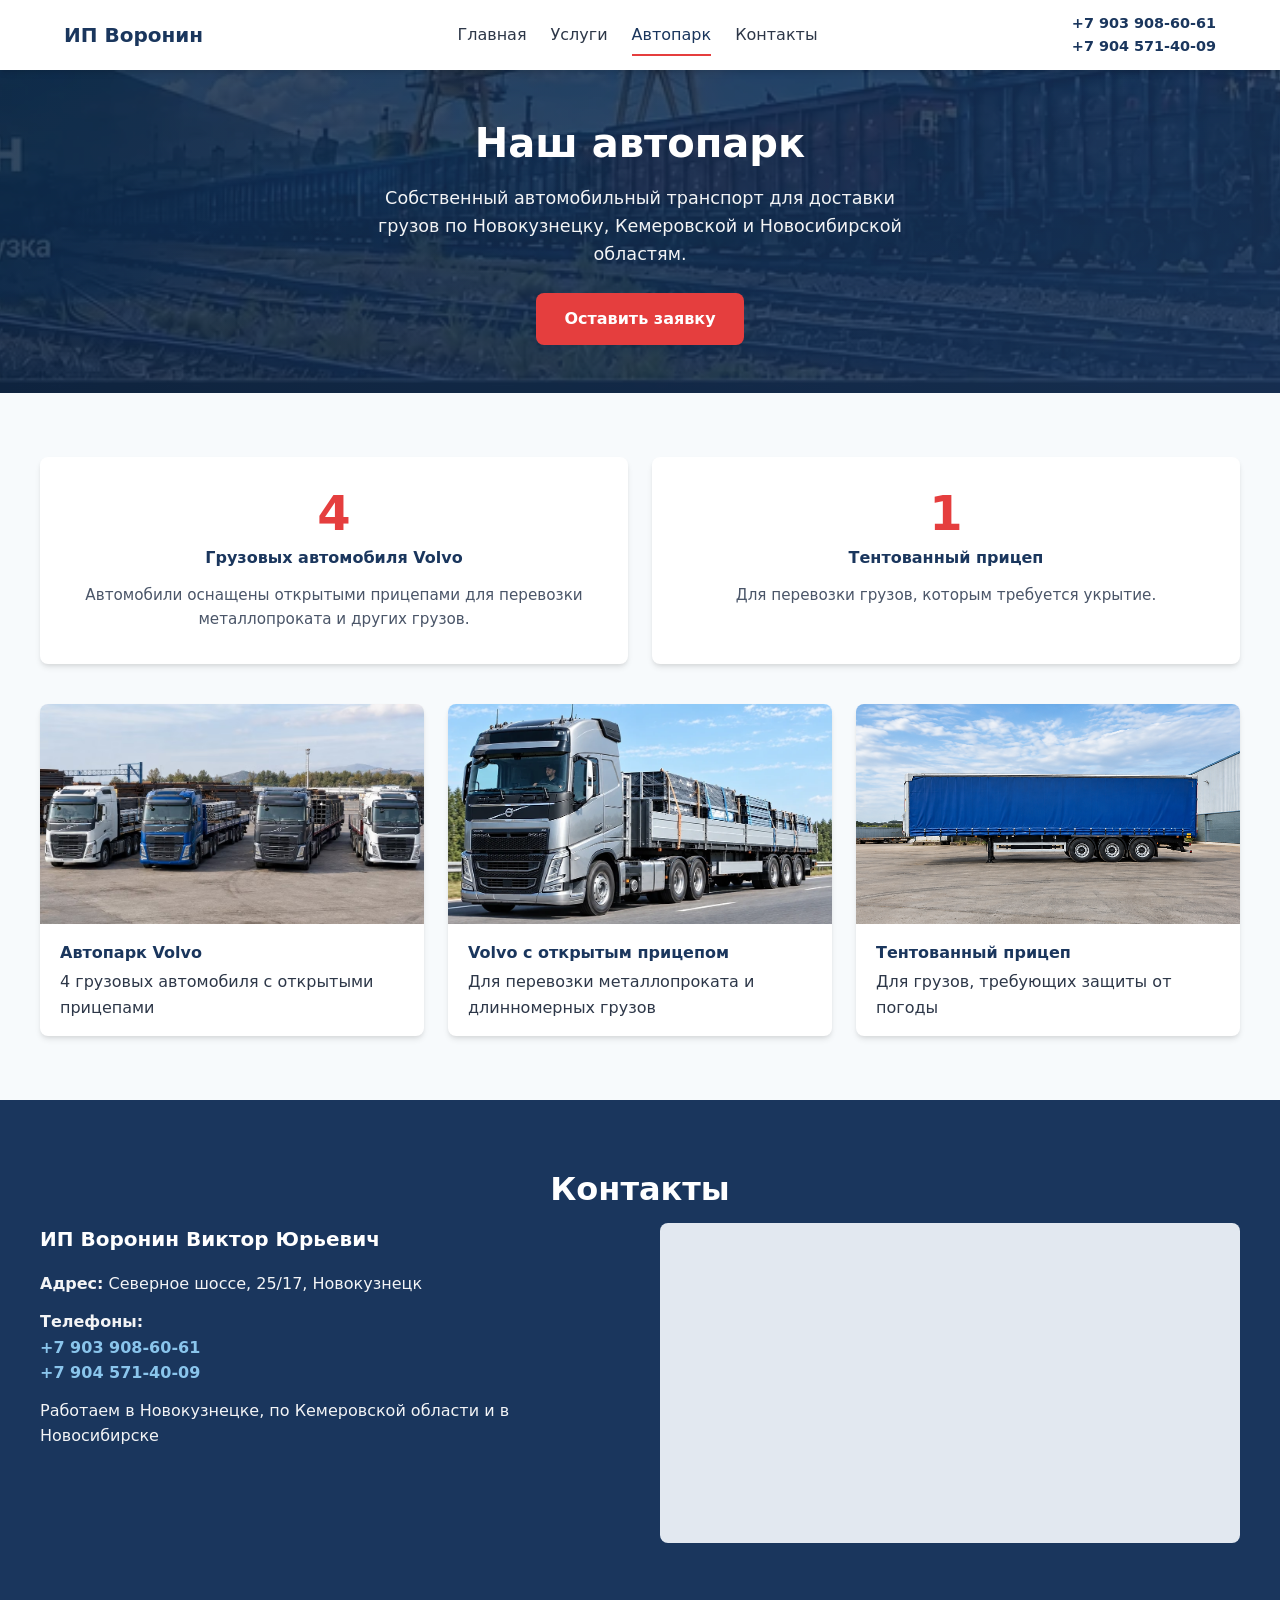
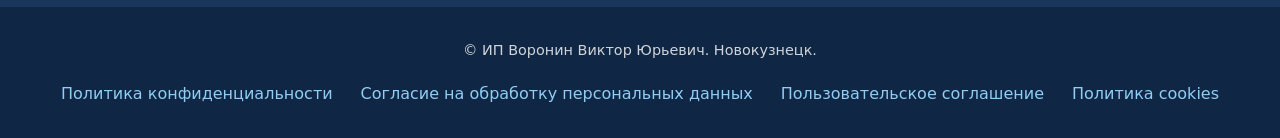
<file: fleet.html>
<!DOCTYPE html>
<html lang="ru">
<head>
  <meta charset="UTF-8">
  <meta name="viewport" content="width=device-width, initial-scale=1.0">
  <title>Автопарк | ИП Воронин</title>
  <meta name="description" content="Собственный автомобильный транспорт: 4 грузовых автомобиля Volvo с открытыми прицепами и 1 тентованный прицеп для доставки грузов.">
  <link rel="stylesheet" href="css/style.css">
</head>
<body>
  <header class="header">
    <div class="header-inner">
      <a href="index.html" class="logo">
        <span>ИП Воронин</span>
      </a>
      <nav class="nav" id="nav">
        <a href="index.html">Главная</a>
        <a href="services.html">Услуги</a>
        <a href="fleet.html" class="active">Автопарк</a>
        <a href="index.html#contacts">Контакты</a>
      </nav>
      <div class="header-phones">
        <a href="tel:+79039086061">+7 903 908-60-61</a>
        <a href="tel:+79045714009">+7 904 571-40-09</a>
      </div>
      <button type="button" class="burger" id="burger" aria-label="Меню">☰</button>
    </div>
  </header>

  <section class="hero" style="padding: 3rem 1.5rem;">
    <div class="hero-inner" style="grid-template-columns: 1fr;">
      <div class="hero-content" style="text-align: center; max-width: 800px; margin: 0 auto;">
        <h1>Наш автопарк</h1>
        <p>Собственный автомобильный транспорт для доставки грузов по Новокузнецку, Кемеровской и Новосибирской областям.</p>
        <a href="tel:+79039086061" class="btn">Оставить заявку</a>
      </div>
    </div>
  </section>

  <section class="section">
    <div class="section-inner">
      <div class="fleet-stats">
        <div class="stat-card">
          <div class="number">4</div>
          <div class="label">Грузовых автомобиля Volvo</div>
          <p style="margin-top: 0.75rem; color: var(--text-light); font-size: 0.95rem;">Автомобили оснащены открытыми прицепами для перевозки металлопроката и других грузов.</p>
        </div>
        <div class="stat-card">
          <div class="number">1</div>
          <div class="label">Тентованный прицеп</div>
          <p style="margin-top: 0.75rem; color: var(--text-light); font-size: 0.95rem;">Для перевозки грузов, которым требуется укрытие.</p>
        </div>
      </div>

      <div class="fleet-gallery">
        <div class="fleet-item">
          <img src="images/fleet.avif" alt="4 грузовых автомобиля Volvo с открытыми прицепами">
          <div class="fleet-item-body">
            <h4>Автопарк Volvo</h4>
            <p>4 грузовых автомобиля с открытыми прицепами</p>
          </div>
        </div>
        <div class="fleet-item">
          <img src="images/volvo.webp" alt="Грузовик Volvo">
          <div class="fleet-item-body">
            <h4>Volvo с открытым прицепом</h4>
            <p>Для перевозки металлопроката и длинномерных грузов</p>
          </div>
        </div>
        <div class="fleet-item">
          <img src="images/tent.png" alt="Тентованный прицеп">
          <div class="fleet-item-body">
            <h4>Тентованный прицеп</h4>
            <p>Для грузов, требующих защиты от погоды</p>
          </div>
        </div>
      </div>
    </div>
  </section>

  <section class="section contacts" id="contacts">
    <div class="section-inner">
      <h2 class="section-title">Контакты</h2>
      <div class="contacts-grid">
        <div class="contact-info">
          <h3>ИП Воронин Виктор Юрьевич</h3>
          <p><strong>Адрес:</strong> Северное шоссе, 25/17, Новокузнецк</p>
          <p><strong>Телефоны:</strong><br>
            <a href="tel:+79039086061">+7 903 908-60-61</a><br>
            <a href="tel:+79045714009">+7 904 571-40-09</a>
          </p>
          <p>Работаем в Новокузнецке, по Кемеровской области и в Новосибирске</p>
        </div>

        <div class="map-container">
          <iframe
            src="https://yandex.ru/map-widget/v1/?um=constructor%3Abf09d7126e1a5c40980d70f8b77083057ba4adeb83f1c412831d0d00ebd0549d&amp;source=constructor"
            width="100%"
            height="450"
            frameborder="0"
            allowfullscreen="true"
            loading="lazy"
            title="Расположение базы ИП Воронин на Яндекс Картах">
          </iframe>
        </div>
      </div>
    </div>
  </section>

  <footer class="footer">
    <p>© ИП Воронин Виктор Юрьевич. Новокузнецк.</p>

    <div class="footer-documents">
      <a href="privacy.html">Политика конфиденциальности</a>
      <a href="consent.html">Согласие на обработку персональных данных</a>
      <a href="agreement.html">Пользовательское соглашение</a>
      <a href="cookies.html">Политика cookies</a>
    </div>
  </footer>

  <script>
    const burger = document.getElementById('burger');
    const nav = document.getElementById('nav');

    burger.addEventListener('click', function () {
      nav.classList.toggle('open');
    });

    nav.querySelectorAll('a').forEach(function (link) {
      link.addEventListener('click', function () {
        nav.classList.remove('open');
      });
    });
  </script>
</body>
</html>
</file>
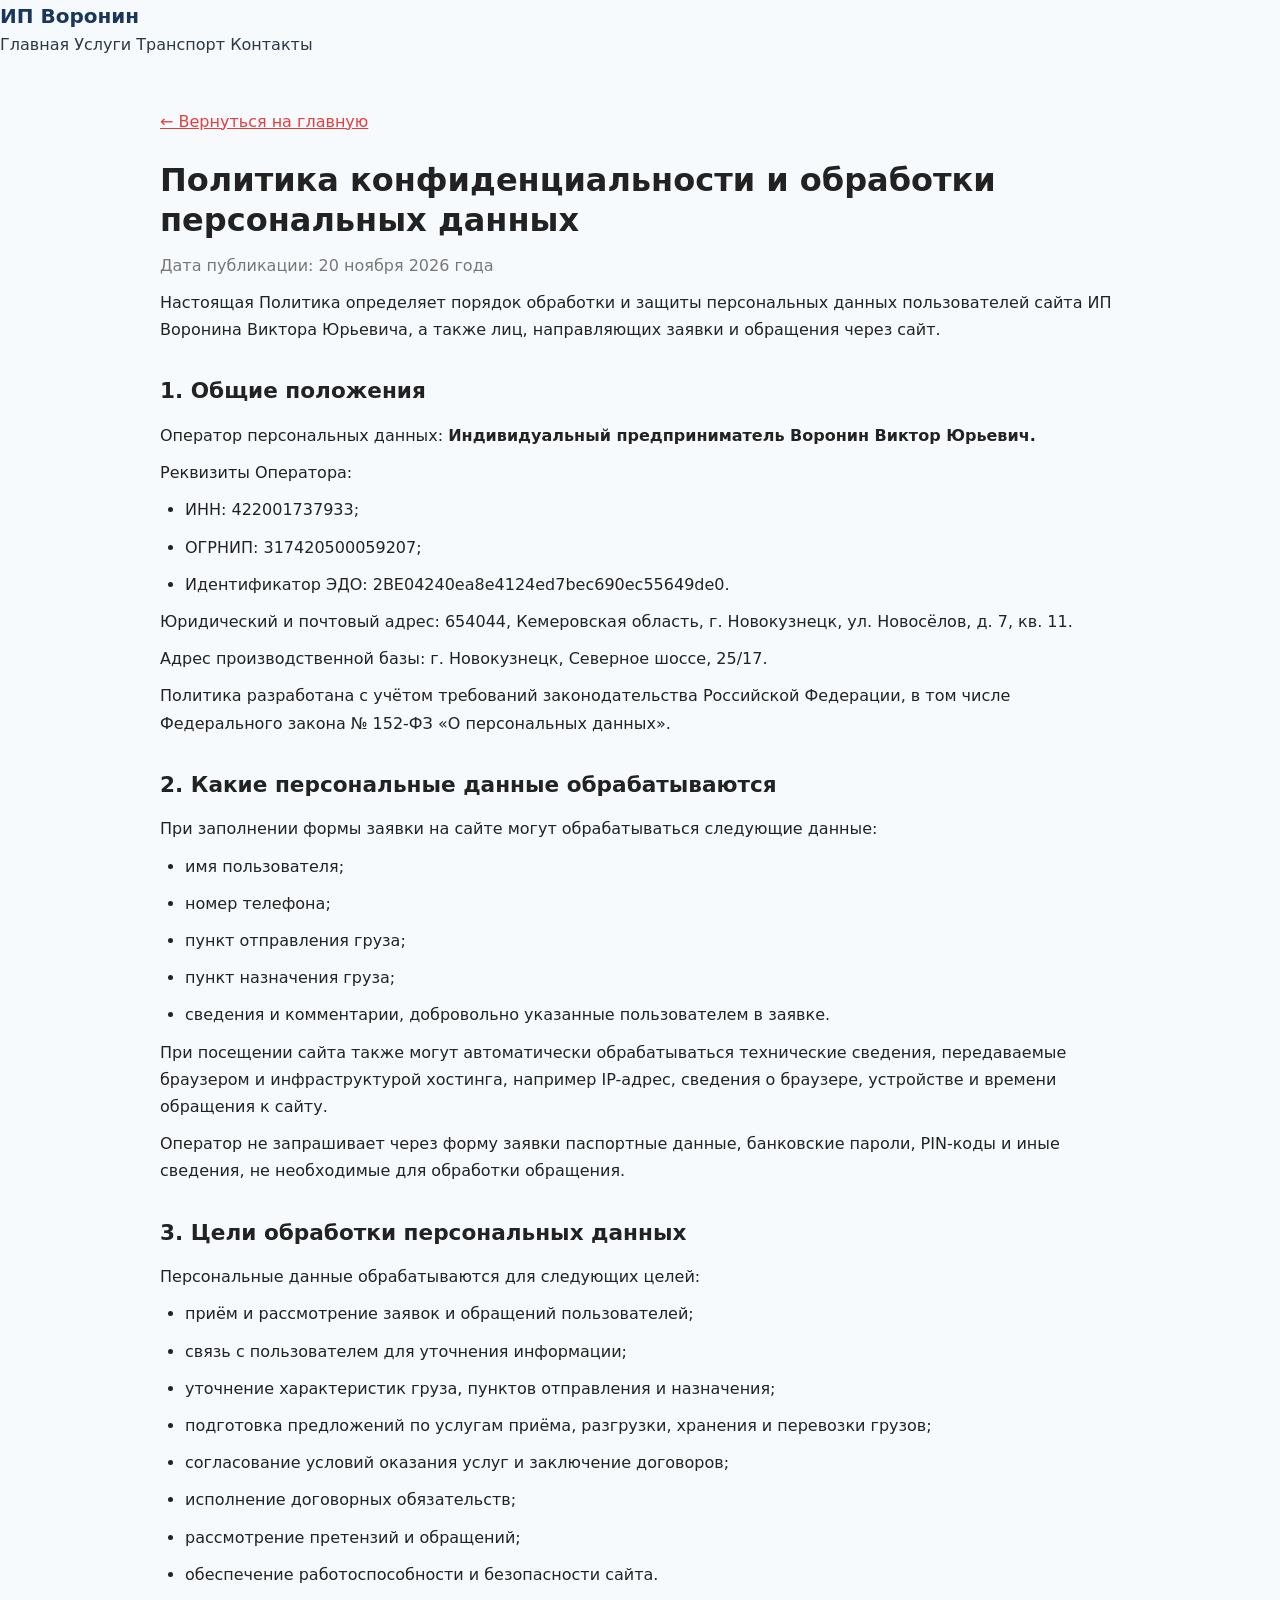
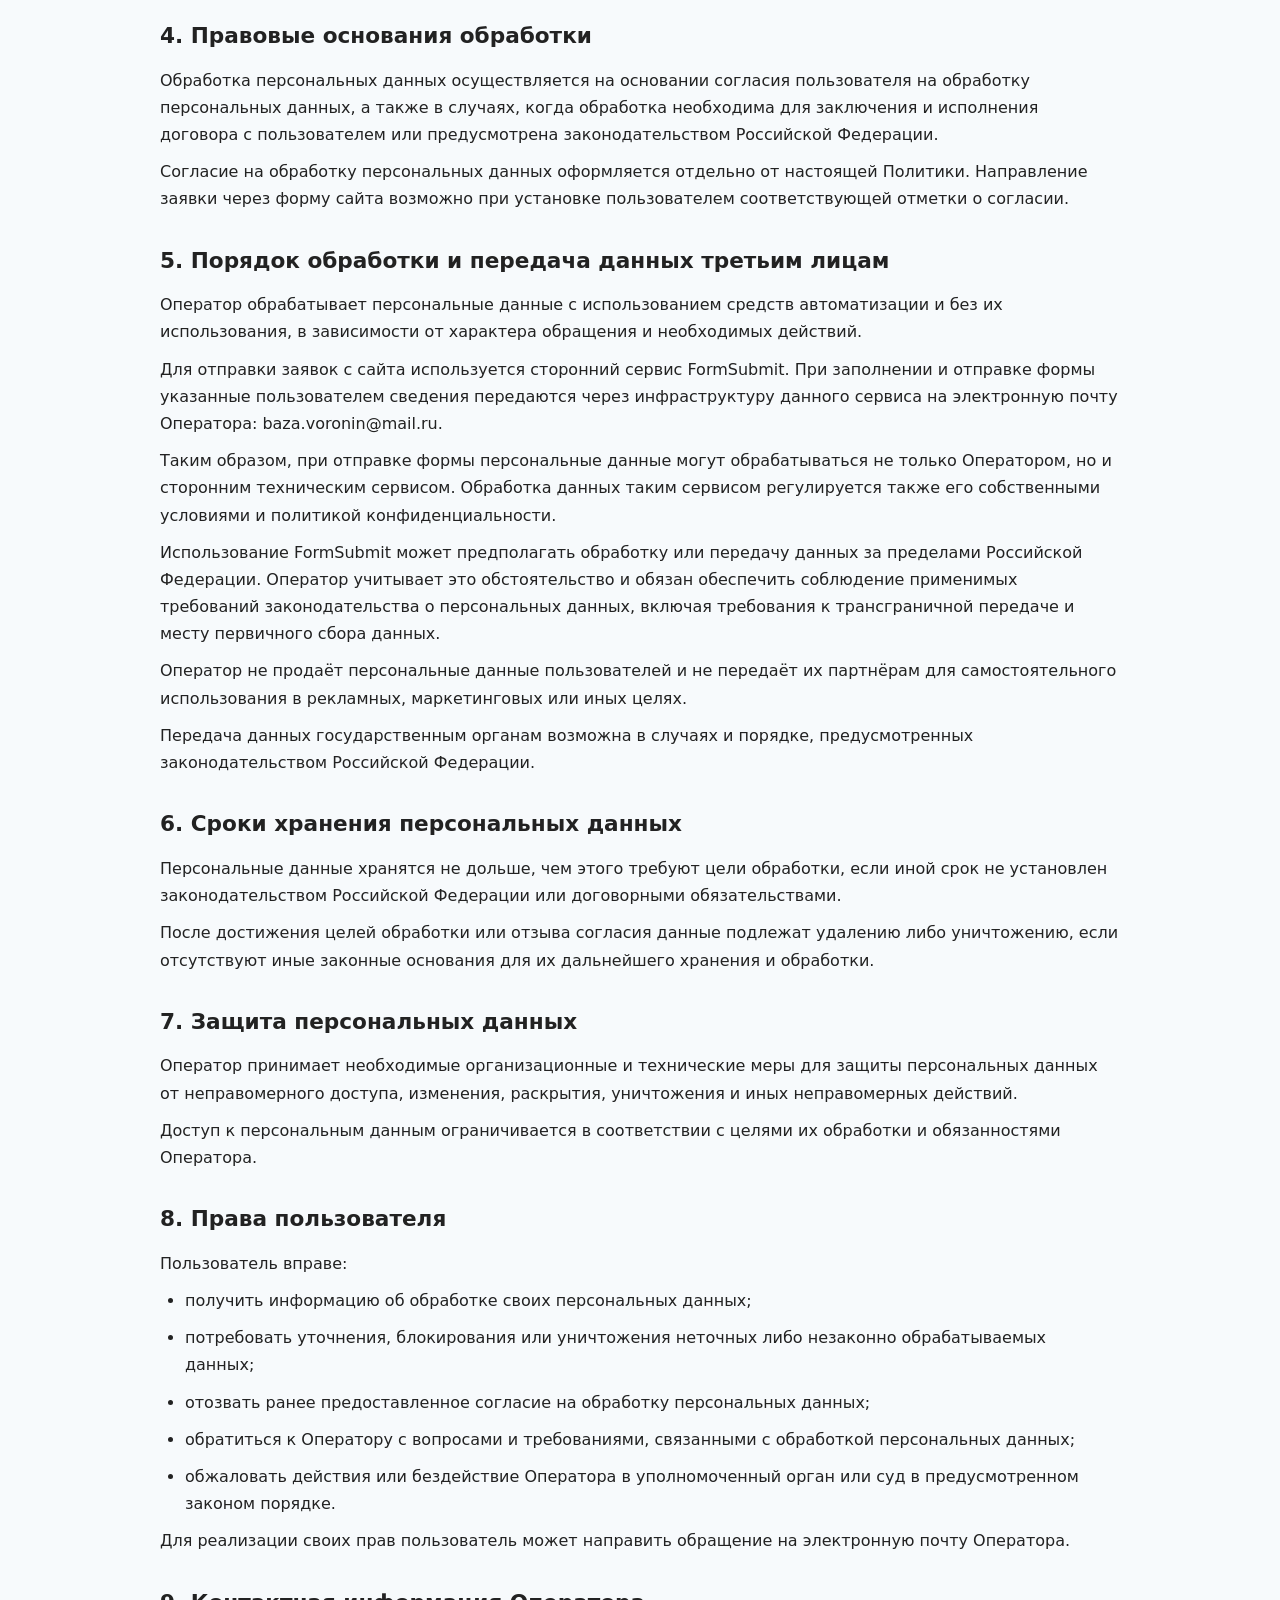
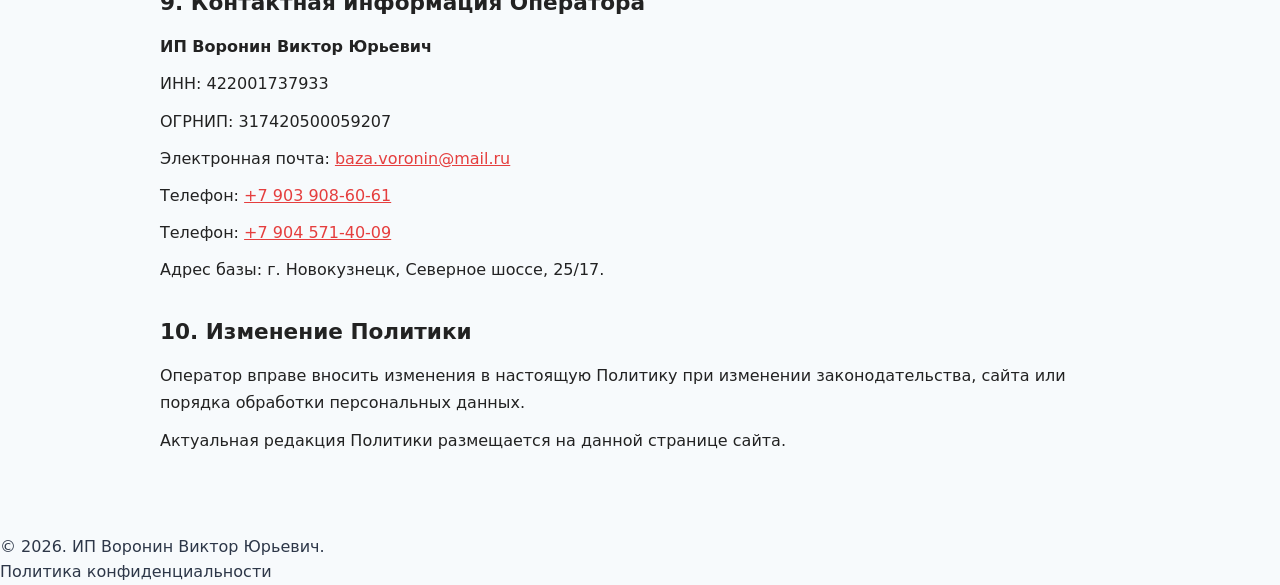
<file: privacy.html>
<!DOCTYPE html>
<html lang="ru">
<head>
  <meta charset="UTF-8">
  <meta name="viewport" content="width=device-width, initial-scale=1.0">
  <meta name="description" content="Политика конфиденциальности и обработки персональных данных ИП Воронина Виктора Юрьевича.">
  <meta name="robots" content="index, follow">
  <title>Политика конфиденциальности — ИП Воронин Виктор Юрьевич</title>
  <link rel="stylesheet" href="css/style.css">

  <style>
    .document-page {
      max-width: 1000px;
      margin: 0 auto;
      padding: 50px 20px 70px;
      color: #222;
      line-height: 1.7;
    }

    .document-page h1 {
      margin-bottom: 12px;
      line-height: 1.25;
    }

    .document-page h2 {
      margin-top: 30px;
      margin-bottom: 12px;
      font-size: 1.35rem;
    }

    .document-page p,
    .document-page li {
      margin-bottom: 10px;
    }

    .document-page ul {
      padding-left: 25px;
    }

    .document-date {
      color: #777;
      margin-bottom: 30px;
    }

    .document-page a {
      color: #e53e3e;
      text-decoration: underline;
    }

    .document-back {
      display: inline-block;
      margin-bottom: 25px;
      color: #e53e3e;
      text-decoration: none;
    }

    .document-back:hover {
      text-decoration: underline;
    }
  </style>
</head>

<body>

  <header>
    <div class="container">
      <a href="index.html" class="logo">ИП Воронин</a>
      <nav>
        <a href="index.html">Главная</a>
        <a href="services.html">Услуги</a>
        <a href="fleet.html">Транспорт</a>
        <a href="index.html#contacts">Контакты</a>
      </nav>
    </div>
  </header>

  <main class="document-page">
    <a href="index.html" class="document-back">← Вернуться на главную</a>

    <h1>Политика конфиденциальности и обработки персональных данных</h1>

    <p class="document-date">Дата публикации: 20 ноября 2026 года</p>

    <p>
      Настоящая Политика определяет порядок обработки и защиты персональных
      данных пользователей сайта ИП Воронина Виктора Юрьевича, а также лиц,
      направляющих заявки и обращения через сайт.
    </p>

    <h2>1. Общие положения</h2>

    <p>
      Оператор персональных данных:
      <strong>Индивидуальный предприниматель Воронин Виктор Юрьевич.</strong>
    </p>

    <p>Реквизиты Оператора:</p>
    <ul>
      <li>ИНН: 422001737933;</li>
      <li>ОГРНИП: 317420500059207;</li>
      <li>Идентификатор ЭДО: 2BE04240ea8e4124ed7bec690ec55649de0.</li>
    </ul>

    <p>
      Юридический и почтовый адрес:
      654044, Кемеровская область, г. Новокузнецк,
      ул. Новосёлов, д. 7, кв. 11.
    </p>

    <p>
      Адрес производственной базы:
      г. Новокузнецк, Северное шоссе, 25/17.
    </p>

    <p>
      Политика разработана с учётом требований законодательства Российской
      Федерации, в том числе Федерального закона № 152-ФЗ
      «О персональных данных».
    </p>

    <h2>2. Какие персональные данные обрабатываются</h2>

    <p>При заполнении формы заявки на сайте могут обрабатываться следующие данные:</p>

    <ul>
      <li>имя пользователя;</li>
      <li>номер телефона;</li>
      <li>пункт отправления груза;</li>
      <li>пункт назначения груза;</li>
      <li>сведения и комментарии, добровольно указанные пользователем в заявке.</li>
    </ul>

    <p>
      При посещении сайта также могут автоматически обрабатываться технические
      сведения, передаваемые браузером и инфраструктурой хостинга, например
      IP-адрес, сведения о браузере, устройстве и времени обращения к сайту.
    </p>

    <p>
      Оператор не запрашивает через форму заявки паспортные данные, банковские
      пароли, PIN-коды и иные сведения, не необходимые для обработки обращения.
    </p>

    <h2>3. Цели обработки персональных данных</h2>

    <p>Персональные данные обрабатываются для следующих целей:</p>

    <ul>
      <li>приём и рассмотрение заявок и обращений пользователей;</li>
      <li>связь с пользователем для уточнения информации;</li>
      <li>уточнение характеристик груза, пунктов отправления и назначения;</li>
      <li>подготовка предложений по услугам приёма, разгрузки, хранения и перевозки грузов;</li>
      <li>согласование условий оказания услуг и заключение договоров;</li>
      <li>исполнение договорных обязательств;</li>
      <li>рассмотрение претензий и обращений;</li>
      <li>обеспечение работоспособности и безопасности сайта.</li>
    </ul>

    <h2>4. Правовые основания обработки</h2>

    <p>
      Обработка персональных данных осуществляется на основании согласия
      пользователя на обработку персональных данных, а также в случаях,
      когда обработка необходима для заключения и исполнения договора
      с пользователем или предусмотрена законодательством Российской Федерации.
    </p>

    <p>
      Согласие на обработку персональных данных оформляется отдельно от
      настоящей Политики. Направление заявки через форму сайта возможно
      при установке пользователем соответствующей отметки о согласии.
    </p>

    <h2>5. Порядок обработки и передача данных третьим лицам</h2>

    <p>
      Оператор обрабатывает персональные данные с использованием средств
      автоматизации и без их использования, в зависимости от характера
      обращения и необходимых действий.
    </p>

    <p>
      Для отправки заявок с сайта используется сторонний сервис FormSubmit.
      При заполнении и отправке формы указанные пользователем сведения
      передаются через инфраструктуру данного сервиса на электронную почту
      Оператора: baza.voronin@mail.ru.
    </p>

    <p>
      Таким образом, при отправке формы персональные данные могут обрабатываться
      не только Оператором, но и сторонним техническим сервисом. Обработка
      данных таким сервисом регулируется также его собственными условиями
      и политикой конфиденциальности.
    </p>

    <p>
      Использование FormSubmit может предполагать обработку или передачу
      данных за пределами Российской Федерации. Оператор учитывает это
      обстоятельство и обязан обеспечить соблюдение применимых требований
      законодательства о персональных данных, включая требования к
      трансграничной передаче и месту первичного сбора данных.
    </p>

    <p>
      Оператор не продаёт персональные данные пользователей и не передаёт
      их партнёрам для самостоятельного использования в рекламных,
      маркетинговых или иных целях.
    </p>

    <p>
      Передача данных государственным органам возможна в случаях и порядке,
      предусмотренных законодательством Российской Федерации.
    </p>

    <h2>6. Сроки хранения персональных данных</h2>

    <p>
      Персональные данные хранятся не дольше, чем этого требуют цели обработки,
      если иной срок не установлен законодательством Российской Федерации
      или договорными обязательствами.
    </p>

    <p>
      После достижения целей обработки или отзыва согласия данные подлежат
      удалению либо уничтожению, если отсутствуют иные законные основания
      для их дальнейшего хранения и обработки.
    </p>

    <h2>7. Защита персональных данных</h2>

    <p>
      Оператор принимает необходимые организационные и технические меры
      для защиты персональных данных от неправомерного доступа, изменения,
      раскрытия, уничтожения и иных неправомерных действий.
    </p>

    <p>
      Доступ к персональным данным ограничивается в соответствии с целями
      их обработки и обязанностями Оператора.
    </p>

    <h2>8. Права пользователя</h2>

    <p>Пользователь вправе:</p>

    <ul>
      <li>получить информацию об обработке своих персональных данных;</li>
      <li>потребовать уточнения, блокирования или уничтожения неточных либо незаконно обрабатываемых данных;</li>
      <li>отозвать ранее предоставленное согласие на обработку персональных данных;</li>
      <li>обратиться к Оператору с вопросами и требованиями, связанными с обработкой персональных данных;</li>
      <li>обжаловать действия или бездействие Оператора в уполномоченный орган или суд в предусмотренном законом порядке.</li>
    </ul>

    <p>
      Для реализации своих прав пользователь может направить обращение
      на электронную почту Оператора.
    </p>

    <h2>9. Контактная информация Оператора</h2>

    <p><strong>ИП Воронин Виктор Юрьевич</strong></p>

    <p>ИНН: 422001737933</p>
    <p>ОГРНИП: 317420500059207</p>
    <p>Электронная почта: <a href="mailto:baza.voronin@mail.ru">baza.voronin@mail.ru</a></p>
    <p>Телефон: <a href="tel:+79039086061">+7 903 908-60-61</a></p>
    <p>Телефон: <a href="tel:+79045714009">+7 904 571-40-09</a></p>
    <p>Адрес базы: г. Новокузнецк, Северное шоссе, 25/17.</p>

    <h2>10. Изменение Политики</h2>

    <p>
      Оператор вправе вносить изменения в настоящую Политику при изменении
      законодательства, сайта или порядка обработки персональных данных.
    </p>

    <p>
      Актуальная редакция Политики размещается на данной странице сайта.
    </p>

  </main>

  <footer>
    <div class="container">
      <p>© 2026. ИП Воронин Виктор Юрьевич.</p>
      <p>
        <a href="privacy.html">Политика конфиденциальности</a>
      </p>
    </div>
  </footer>

</body>
</html>
</file>
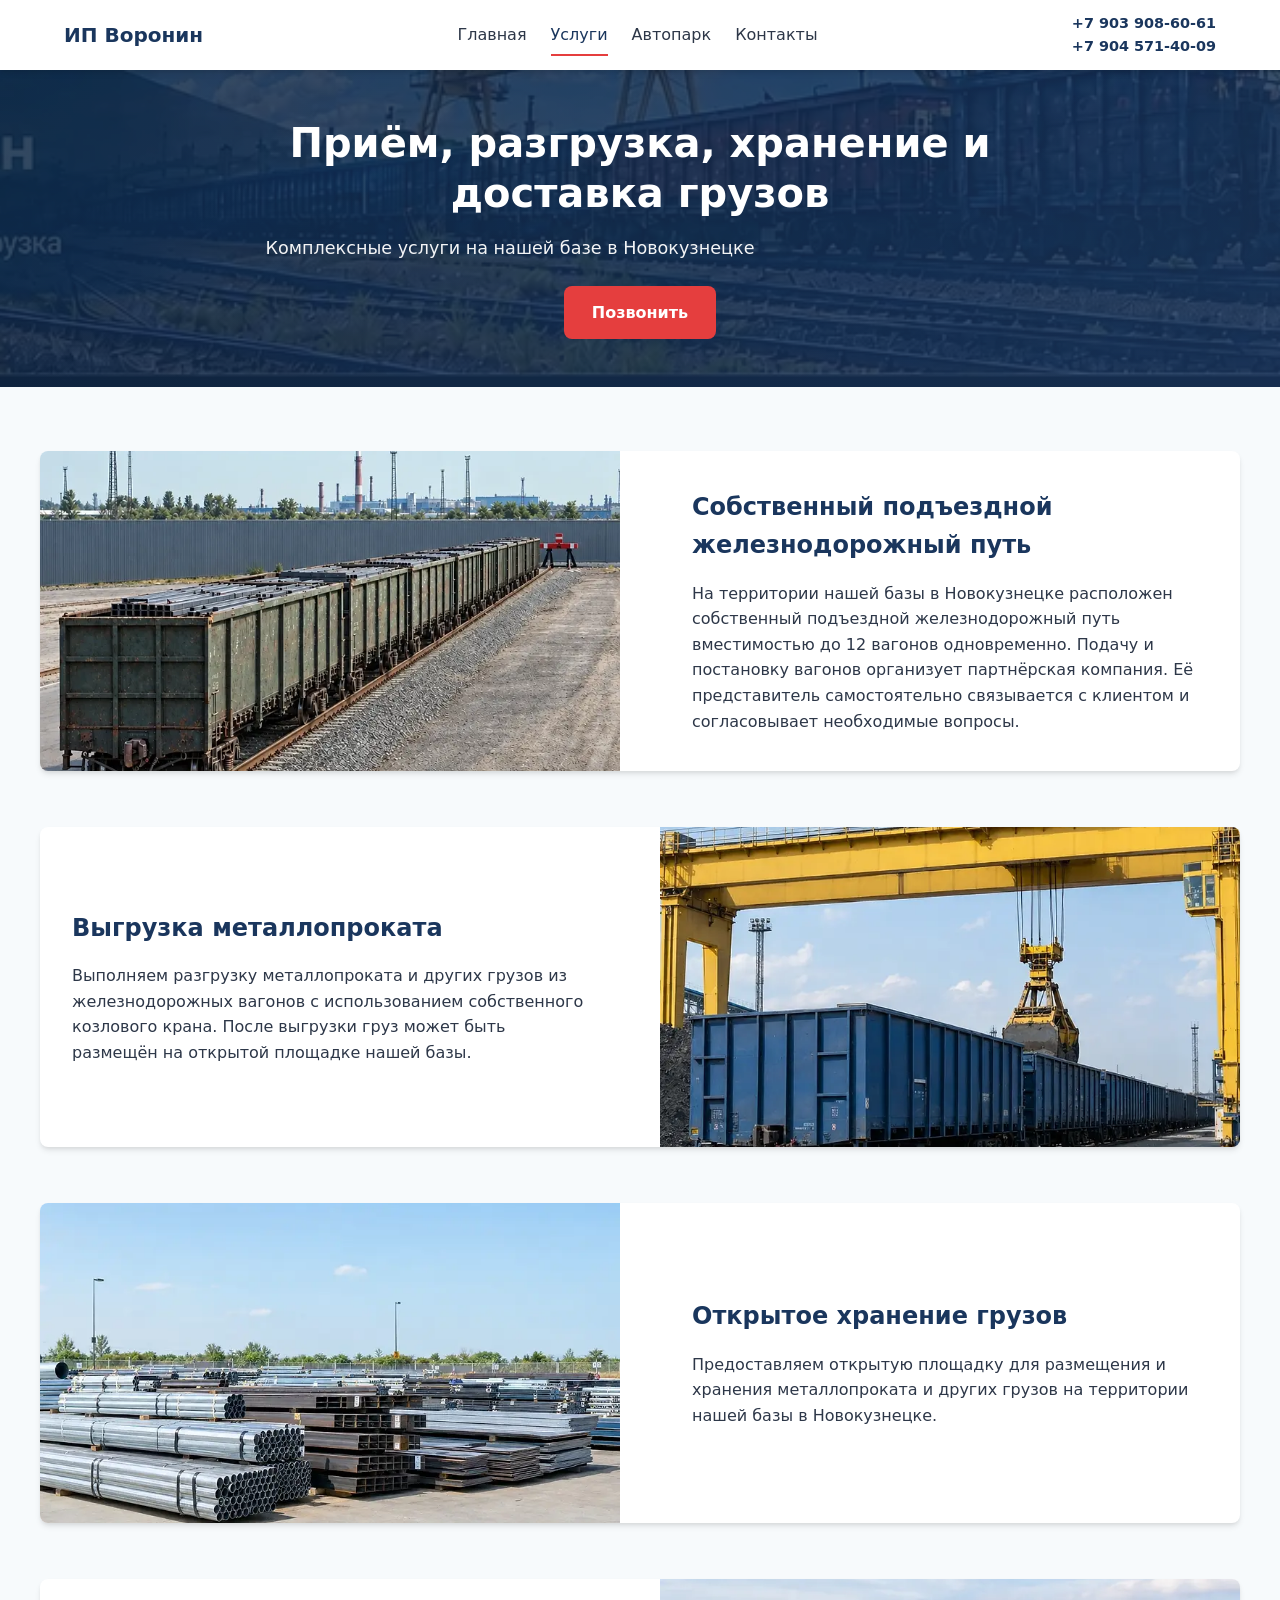
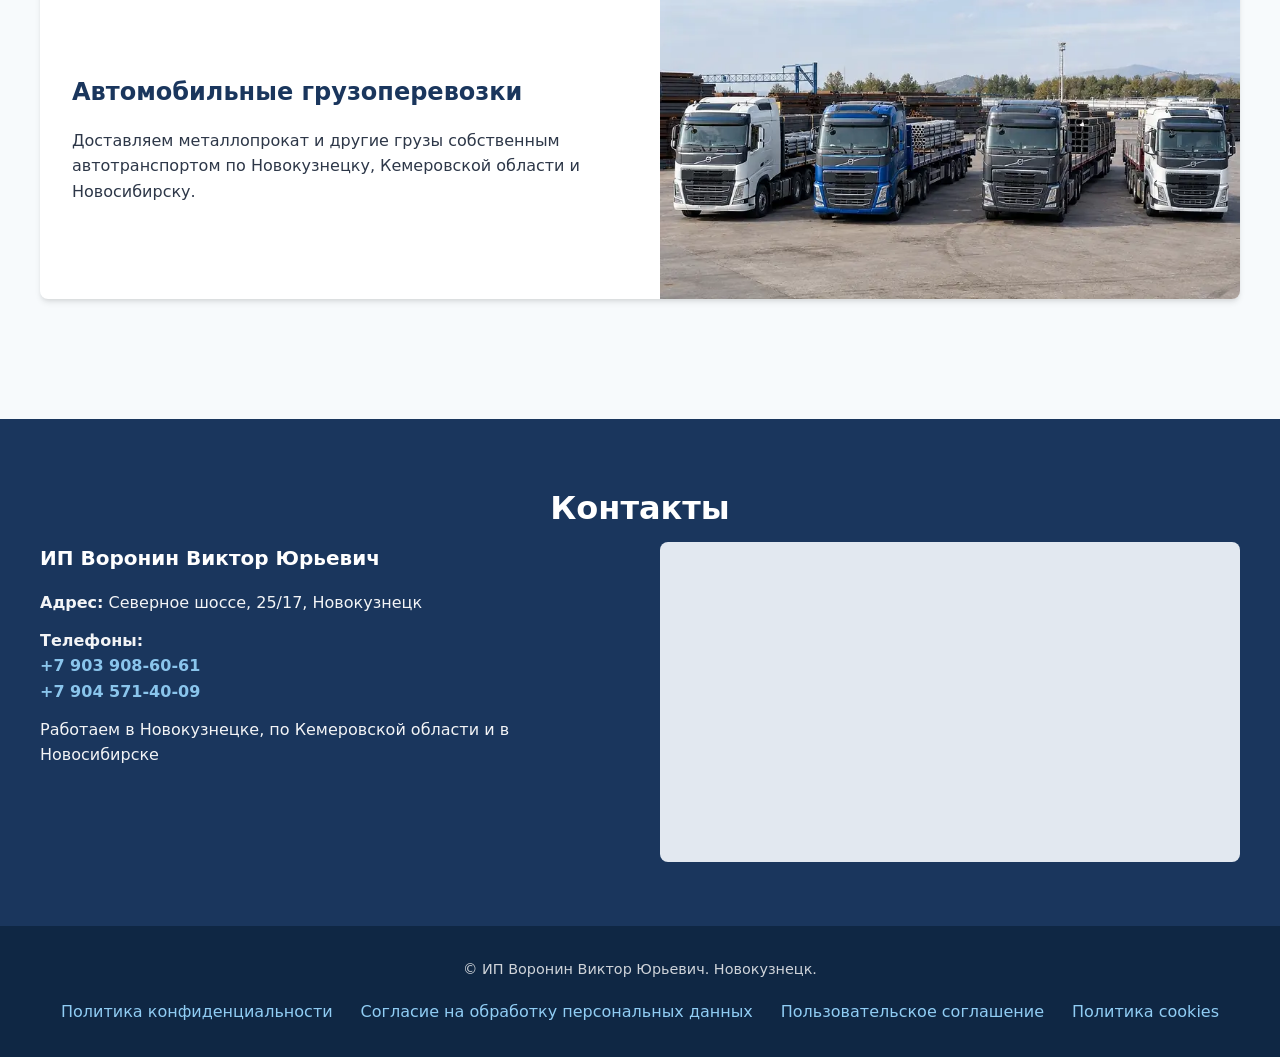
<file: services.html>
<!DOCTYPE html>
<html lang="ru">
<head>
  <meta charset="UTF-8">
  <meta name="viewport" content="width=device-width, initial-scale=1.0">
  <title>Услуги | ИП Воронин</title>
  <meta name="description" content="Приём, разгрузка, хранение и доставка грузов. Собственный подъездной железнодорожный путь, козловой кран, открытая площадка и автотранспорт.">
  <link rel="stylesheet" href="css/style.css">
</head>
<body>
  <header class="header">
    <div class="header-inner">
      <a href="index.html" class="logo">
        <span>ИП Воронин</span>
      </a>
      <nav class="nav" id="nav">
        <a href="index.html">Главная</a>
        <a href="services.html" class="active">Услуги</a>
        <a href="fleet.html">Автопарк</a>
        <a href="index.html#contacts">Контакты</a>
      </nav>
      <div class="header-phones">
        <a href="tel:+79039086061">+7 903 908-60-61</a>
        <a href="tel:+79045714009">+7 904 571-40-09</a>
      </div>
      <button type="button" class="burger" id="burger" aria-label="Меню">☰</button>
    </div>
  </header>

  <section class="hero" style="padding: 3rem 1.5rem;">
    <div class="hero-inner" style="grid-template-columns: 1fr;">
      <div class="hero-content" style="text-align: center; max-width: 800px; margin: 0 auto;">
        <h1>Приём, разгрузка, хранение и доставка грузов</h1>
        <p>Комплексные услуги на нашей базе в Новокузнецке</p>
        <a href="tel:+79039086061" class="btn">Позвонить</a>
      </div>
    </div>
  </section>

  <section class="section">
    <div class="section-inner">

      <article class="service-detail">
        <img src="images/train.webp" alt="Собственный подъездной железнодорожный путь">
        <div class="service-detail-content">
          <h3>Собственный подъездной железнодорожный путь</h3>
          <p>На территории нашей базы в Новокузнецке расположен собственный подъездной железнодорожный путь вместимостью до 12 вагонов одновременно. Подачу и постановку вагонов организует партнёрская компания. Её представитель самостоятельно связывается с клиентом и согласовывает необходимые вопросы.</p>
        </div>
      </article>

      <article class="service-detail">
        <img src="images/crane.webp" alt="Выгрузка металлопроката">
        <div class="service-detail-content">
          <h3>Выгрузка металлопроката</h3>
          <p>Выполняем разгрузку металлопроката и других грузов из железнодорожных вагонов с использованием собственного козлового крана. После выгрузки груз может быть размещён на открытой площадке нашей базы.</p>
        </div>
      </article>

      <article class="service-detail">
        <img src="images/storage.webp" alt="Открытое хранение грузов">
        <div class="service-detail-content">
          <h3>Открытое хранение грузов</h3>
          <p>Предоставляем открытую площадку для размещения и хранения металлопроката и других грузов на территории нашей базы в Новокузнецке.</p>
        </div>
      </article>

      <article class="service-detail">
        <img src="images/trucks.webp" alt="Автомобильные грузоперевозки">
        <div class="service-detail-content">
          <h3>Автомобильные грузоперевозки</h3>
          <p>Доставляем металлопрокат и другие грузы собственным автотранспортом по Новокузнецку, Кемеровской области и Новосибирску.</p>
        </div>
      </article>

    </div>
  </section>

  <section class="section contacts" id="contacts">
    <div class="section-inner">
      <h2 class="section-title">Контакты</h2>
      <div class="contacts-grid">
        <div class="contact-info">
          <h3>ИП Воронин Виктор Юрьевич</h3>
          <p><strong>Адрес:</strong> Северное шоссе, 25/17, Новокузнецк</p>
          <p><strong>Телефоны:</strong><br>
            <a href="tel:+79039086061">+7 903 908-60-61</a><br>
            <a href="tel:+79045714009">+7 904 571-40-09</a>
          </p>
          <p>Работаем в Новокузнецке, по Кемеровской области и в Новосибирске</p>
        </div>

        <div class="map-container">
          <iframe
            src="https://yandex.ru/map-widget/v1/?um=constructor%3Abf09d7126e1a5c40980d70f8b77083057ba4adeb83f1c412831d0d00ebd0549d&amp;source=constructor"
            width="100%"
            height="450"
            frameborder="0"
            allowfullscreen="true"
            loading="lazy"
            title="Расположение базы ИП Воронин на Яндекс Картах">
          </iframe>
        </div>
      </div>
    </div>
  </section>

  <footer class="footer">
    <p>© ИП Воронин Виктор Юрьевич. Новокузнецк.</p>

    <div class="footer-documents">
      <a href="privacy.html">Политика конфиденциальности</a>
      <a href="consent.html">Согласие на обработку персональных данных</a>
      <a href="agreement.html">Пользовательское соглашение</a>
      <a href="cookies.html">Политика cookies</a>
    </div>
  </footer>

  <script>
    const burger = document.getElementById('burger');
    const nav = document.getElementById('nav');

    burger.addEventListener('click', function () {
      nav.classList.toggle('open');
    });

    nav.querySelectorAll('a').forEach(function (link) {
      link.addEventListener('click', function () {
        nav.classList.remove('open');
      });
    });
  </script>
</body>
</html>
</file>
<file: css/style.css>
/* Стили сайта ИП Воронин */

:root {
  --primary: #1a365d;
  --primary-dark: #0f2744;
  --accent: #e53e3e;
  --accent-hover: #c53030;
  --text: #2d3748;
  --text-light: #4a5568;
  --bg: #f7fafc;
  --white: #ffffff;
  --gray-100: #edf2f7;
  --gray-200: #e2e8f0;
  --shadow: 0 4px 6px -1px rgba(0, 0, 0, 0.1), 0 2px 4px -1px rgba(0, 0, 0, 0.06);
  --shadow-lg: 0 10px 15px -3px rgba(0, 0, 0, 0.1), 0 4px 6px -2px rgba(0, 0, 0, 0.05);
  --radius: 8px;
  --font: 'Segoe UI', system-ui, -apple-system, BlinkMacSystemFont, Roboto, 'Helvetica Neue', Arial, sans-serif;
}

* {
  margin: 0;
  padding: 0;
  box-sizing: border-box;
}

html {
  scroll-behavior: smooth;
}

body {
  font-family: var(--font);
  color: var(--text);
  line-height: 1.6;
  background: var(--bg);
}

img {
  max-width: 100%;
  height: auto;
  display: block;
}

a {
  color: inherit;
  text-decoration: none;
}

/* Header */
.header {
  background: var(--white);
  box-shadow: var(--shadow);
  position: sticky;
  top: 0;
  z-index: 100;
}

.header-inner {
  max-width: 1200px;
  margin: 0 auto;
  padding: 0.75rem 1.5rem;
  display: flex;
  align-items: center;
  justify-content: space-between;
  gap: 1rem;
}

.logo {
  display: flex;
  align-items: center;
  gap: 0.75rem;
  font-weight: 700;
  font-size: 1.25rem;
  color: var(--primary);
}

.logo img {
  height: 40px;
  width: auto;
}

.nav {
  display: flex;
  gap: 1.5rem;
  align-items: center;
}

.nav a {
  font-weight: 500;
  color: var(--text);
  transition: color 0.2s;
  padding: 0.25rem 0;
  position: relative;
}

.nav a:hover,
.nav a.active {
  color: var(--primary);
}

.nav a.active::after {
  content: '';
  position: absolute;
  bottom: -4px;
  left: 0;
  right: 0;
  height: 2px;
  background: var(--accent);
}

.header-phones {
  display: flex;
  flex-direction: column;
  align-items: flex-end;
  font-size: 0.9rem;
  font-weight: 600;
  color: var(--primary);
}

.header-phones a:hover {
  color: var(--accent);
}

.burger {
  display: none;
  background: none;
  border: none;
  font-size: 1.5rem;
  cursor: pointer;
  color: var(--primary);
}

/* Hero */
.hero {
  background: linear-gradient(135deg, var(--primary-dark) 0%, var(--primary) 100%);
  color: var(--white);
  padding: 4rem 1.5rem;
  position: relative;
  overflow: hidden;
}

.hero::before {
  content: '';
  position: absolute;
  inset: 0;
  background: url('../images/header.webp') center/cover no-repeat;
  opacity: 0.15;
}

.hero-inner {
  max-width: 1200px;
  margin: 0 auto;
  position: relative;
  display: grid;
  grid-template-columns: 1fr 1fr;
  gap: 3rem;
  align-items: center;
}

.hero-content h1 {
  font-size: clamp(1.75rem, 4vw, 2.5rem);
  line-height: 1.25;
  margin-bottom: 1rem;
}

.hero-content p {
  font-size: 1.1rem;
  opacity: 0.95;
  margin-bottom: 1.5rem;
  max-width: 540px;
}

.hero-features {
  display: flex;
  flex-wrap: wrap;
  gap: 1rem;
  margin-bottom: 2rem;
  font-size: 0.95rem;
}

.hero-features span {
  background: rgba(255,255,255,0.15);
  padding: 0.4rem 0.9rem;
  border-radius: 999px;
}

.btn {
  display: inline-block;
  background: var(--accent);
  color: var(--white);
  padding: 0.85rem 1.75rem;
  border-radius: var(--radius);
  font-weight: 600;
  transition: background 0.2s, transform 0.15s;
  border: none;
  cursor: pointer;
  font-size: 1rem;
}

.btn:hover {
  background: var(--accent-hover);
  transform: translateY(-1px);
}

.btn-outline {
  background: transparent;
  border: 2px solid var(--white);
  color: var(--white);
}

.btn-outline:hover {
  background: var(--white);
  color: var(--primary);
}

.hero-image {
  border-radius: var(--radius);
  overflow: hidden;
  box-shadow: var(--shadow-lg);
}

.hero-image img {
  width: 100%;
  height: 380px;
  object-fit: cover;
}

/* Sections */
.section {
  padding: 4rem 1.5rem;
}

.section-inner {
  max-width: 1200px;
  margin: 0 auto;
}

.section-title {
  text-align: center;
  font-size: 2rem;
  color: var(--primary);
  margin-bottom: 0.5rem;
}

.section-subtitle {
  text-align: center;
  color: var(--text-light);
  max-width: 700px;
  margin: 0 auto 2.5rem;
}

/* Services grid */
.services-grid {
  display: grid;
  grid-template-columns: repeat(auto-fit, minmax(260px, 1fr));
  gap: 1.5rem;
}

.service-card {
  background: var(--white);
  border-radius: var(--radius);
  overflow: hidden;
  box-shadow: var(--shadow);
  transition: transform 0.2s, box-shadow 0.2s;
}

.service-card:hover {
  transform: translateY(-4px);
  box-shadow: var(--shadow-lg);
}

.service-card img {
  width: 100%;
  height: 180px;
  object-fit: cover;
}

.service-card-body {
  padding: 1.25rem;
}

.service-card h3 {
  font-size: 1.15rem;
  color: var(--primary);
  margin-bottom: 0.5rem;
}

.service-card p {
  font-size: 0.95rem;
  color: var(--text-light);
}

/* Detailed services */
.service-detail {
  display: grid;
  grid-template-columns: 1fr 1fr;
  gap: 2.5rem;
  align-items: center;
  margin-bottom: 3.5rem;
  background: var(--white);
  border-radius: var(--radius);
  overflow: hidden;
  box-shadow: var(--shadow);
}

.service-detail:nth-child(even) {
  direction: rtl;
}

.service-detail:nth-child(even) > * {
  direction: ltr;
}

.service-detail img {
  width: 100%;
  height: 320px;
  object-fit: cover;
}

.service-detail-content {
  padding: 2rem;
}

.service-detail h3 {
  font-size: 1.5rem;
  color: var(--primary);
  margin-bottom: 1rem;
}

/* Fleet */
.fleet-stats {
  display: grid;
  grid-template-columns: repeat(auto-fit, minmax(200px, 1fr));
  gap: 1.5rem;
  margin-bottom: 2.5rem;
}

.stat-card {
  background: var(--white);
  padding: 2rem;
  border-radius: var(--radius);
  text-align: center;
  box-shadow: var(--shadow);
}

.stat-card .number {
  font-size: 3rem;
  font-weight: 700;
  color: var(--accent);
  line-height: 1;
}

.stat-card .label {
  margin-top: 0.5rem;
  font-weight: 600;
  color: var(--primary);
}

.fleet-gallery {
  display: grid;
  grid-template-columns: repeat(auto-fit, minmax(280px, 1fr));
  gap: 1.5rem;
}

.fleet-item {
  background: var(--white);
  border-radius: var(--radius);
  overflow: hidden;
  box-shadow: var(--shadow);
}

.fleet-item img {
  width: 100%;
  height: 220px;
  object-fit: cover;
}

.fleet-item-body {
  padding: 1rem 1.25rem;
}

.fleet-item h4 {
  color: var(--primary);
  margin-bottom: 0.25rem;
}

/* Contacts */
.contacts {
  background: var(--primary);
  color: var(--white);
}

.contacts .section-title {
  color: var(--white);
}

.contacts-grid {
  display: grid;
  grid-template-columns: 1fr 1fr;
  gap: 2.5rem;
  align-items: start;
}

.contact-info h3 {
  margin-bottom: 1rem;
  font-size: 1.25rem;
}

.contact-info p {
  margin-bottom: 0.75rem;
  opacity: 0.95;
}

.contact-info a {
  color: #90cdf4;
  font-weight: 600;
}

.contact-info a:hover {
  text-decoration: underline;
}

.map-container {
  border-radius: var(--radius);
  overflow: hidden;
  height: 320px;
  background: var(--gray-200);
}

.map-container iframe {
  width: 100%;
  height: 100%;
  border: 0;
}

/* Footer */
.footer {
  background: var(--primary-dark);
  color: rgba(255,255,255,0.8);
  padding: 2rem 1.5rem;
  text-align: center;
  font-size: 0.9rem;
}

.footer a {
  color: #90cdf4;
}

/* Ссылки на документы в подвале */
.footer-documents {
  display: flex;
  justify-content: center;
  align-items: center;
  flex-wrap: wrap;
  gap: 10px 28px;
  margin-top: 18px;
  font-size: 16px;
  line-height: 1.6;
}

.footer-documents a {
  color: #90cdf4;
  text-decoration: none;
}

.footer-documents a:hover {
  text-decoration: underline;
}

/* Mobile */
@media (max-width: 900px) {
  .hero-inner {
    grid-template-columns: 1fr;
  }

  .hero-image {
    order: -1;
  }

  .hero-image img {
    height: 260px;
  }

  .service-detail {
    grid-template-columns: 1fr;
  }

  .service-detail:nth-child(even) {
    direction: ltr;
  }

  .service-detail img {
    height: 240px;
  }

  .contacts-grid {
    grid-template-columns: 1fr;
    gap: 2rem;
  }
}

@media (max-width: 700px) {
  .nav {
    display: none;
    position: absolute;
    top: 100%;
    left: 0;
    right: 0;
    background: var(--white);
    flex-direction: column;
    padding: 1rem;
    box-shadow: var(--shadow);
  }

  .nav.open {
    display: flex;
  }

  .burger {
    display: block;
  }

  .header-phones {
    display: none;
  }

  .header-inner {
    flex-wrap: wrap;
  }

  .contact-info {
    width: 100%;
  }

  .map-container {
    height: 350px;
  }
}

/* Кнопка "Оставить заявку" в шапке */
.header-request {
  display: inline-flex !important;
  align-items: center;
  justify-content: center;
  flex-shrink: 0;
  white-space: nowrap;
  padding: 0.65rem 1rem;
  font-size: 0.9rem;
  line-height: 1.3;
  visibility: visible !important;
  opacity: 1 !important;
}

/* Чтобы элементы шапки помещались на экране */
@media (max-width: 1100px) {
  .header-inner {
    gap: 0.6rem;
    padding-left: 1rem;
    padding-right: 1rem;
  }

  .nav {
    gap: 0.8rem;
  }

  .header-request {
    padding: 0.6rem 0.75rem;
    font-size: 0.85rem;
  }
}

/* Мобильная версия */
@media (max-width: 700px) {
  .header-inner {
    flex-wrap: nowrap;
    gap: 0.5rem;
  }

  .header-request {
    padding: 0.55rem 0.65rem;
    font-size: 0.8rem;
  }

  .logo {
    font-size: 1.05rem;
  }

  .burger {
    flex-shrink: 0;
  }
}

/* СТИЛЬ БЛОКА ЗАЯВКИ */
.request-section {
  padding: 90px 20px;
  background: linear-gradient(135deg, #0f2744 0%, #1a365d 100%);
}

.request-section .section-inner {
  max-width: 1000px;
  margin: 0 auto;
}

.request-section .section-title {
  color: #ffffff;
  text-align: center;
  margin-bottom: 15px;
  font-size: 2.3rem;
}

.request-section .section-subtitle {
  color: #d5deea;
  text-align: center;
  max-width: 650px;
  margin: 0 auto 40px;
  line-height: 1.7;
}

.request-form {
  background: #ffffff;
  padding: 40px;
  border-radius: 16px;
  box-shadow: 0 20px 55px rgba(0, 0, 0, 0.22);
}

.request-form-grid {
  display: grid;
  grid-template-columns: repeat(2, minmax(0, 1fr));
  gap: 24px;
}

.request-field {
  display: flex;
  flex-direction: column;
  gap: 9px;
}

.request-field-full {
  grid-column: 1 / -1;
}

.request-field label {
  color: #1a365d;
  font-size: 0.95rem;
  font-weight: 600;
}

.request-field input,
.request-field select,
.request-field textarea {
  width: 100%;
  box-sizing: border-box;
  padding: 15px 16px;
  border: 1px solid #d7dee8;
  border-radius: 8px;
  background: #f8fafc;
  color: #243449;
  font-family: inherit;
  font-size: 1rem;
  outline: none;
  transition: border-color 0.2s, box-shadow 0.2s, background 0.2s;
}

.request-field input,
.request-field select {
  min-height: 52px;
}

.request-field textarea {
  min-height: 120px;
  resize: vertical;
}

.request-field input:focus,
.request-field select:focus,
.request-field textarea:focus {
  border-color: #e53e3e;
  background: #ffffff;
  box-shadow: 0 0 0 3px rgba(229, 62, 62, 0.12);
}

.request-field input::placeholder,
.request-field textarea::placeholder {
  color: #9aa6b5;
}

.request-submit {
  display: block;
  width: 100%;
  max-width: 340px;
  min-height: 54px;
  margin: 30px auto 0;
  border: none;
  border-radius: 8px;
  background: #e53e3e;
  color: #ffffff;
  font-size: 1rem;
  font-weight: 700;
  cursor: pointer;
  transition: background 0.2s, transform 0.2s, box-shadow 0.2s;
}

.request-submit:hover {
  background: #c92f2f;
  transform: translateY(-2px);
  box-shadow: 0 8px 20px rgba(229, 62, 62, 0.25);
}

/* Адаптация для планшетов и телефонов */
@media (max-width: 700px) {
  .request-section {
    padding: 60px 15px;
  }

  .request-section .section-title {
    font-size: 1.8rem;
  }

  .request-form {
    padding: 25px 18px;
    border-radius: 12px;
  }

  .request-form-grid {
    grid-template-columns: 1fr;
    gap: 20px;
  }

  .request-field-full {
    grid-column: auto;
  }

  .request-submit {
    max-width: 100%;
  }
}

@media (max-width: 480px) {
  .contacts {
    padding-left: 15px;
    padding-right: 15px;
  }

  .map-container {
    height: 300px;
  }

  .contact-info {
    font-size: 0.95rem;
  }
}
</file>
